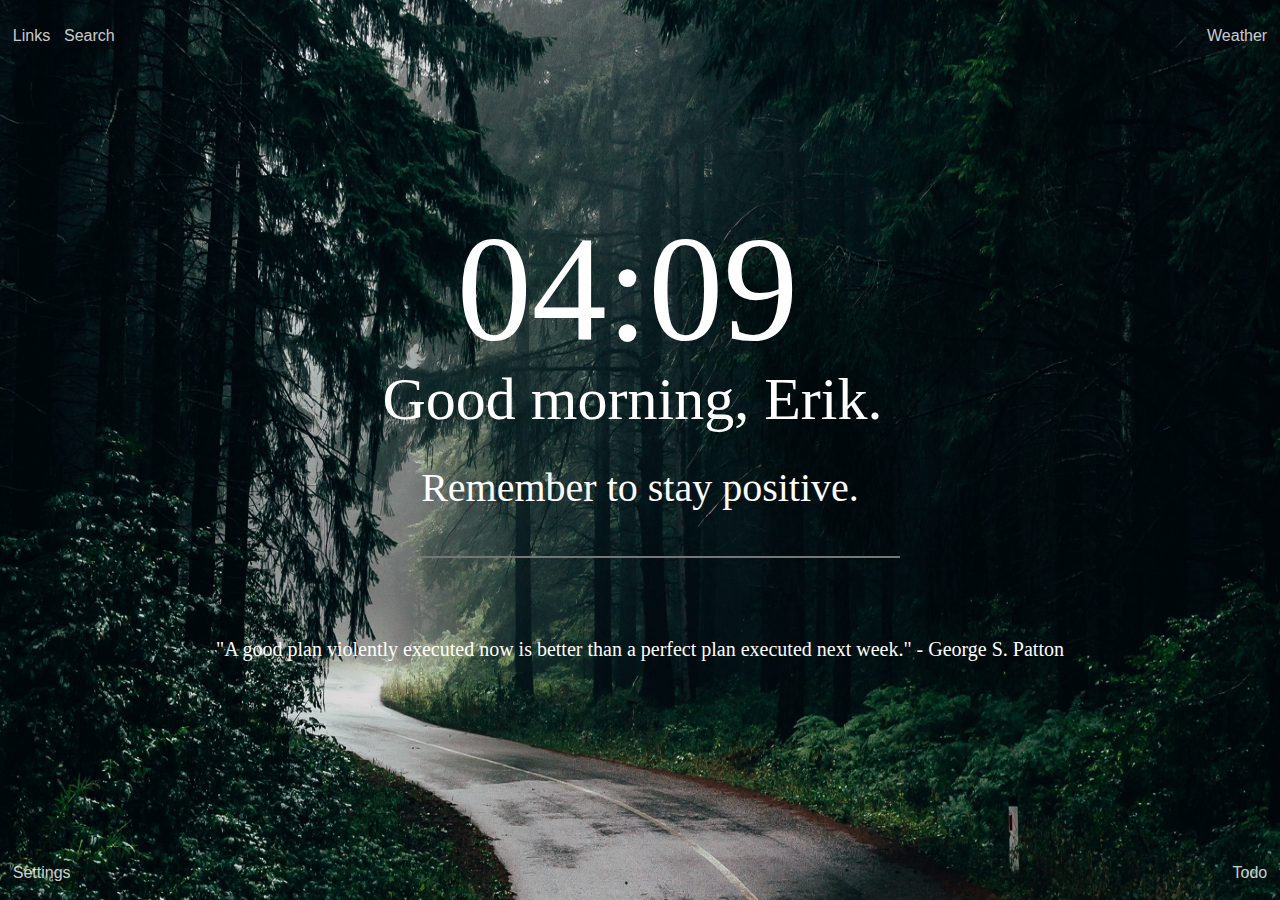
<file: Version 0.1/index.html>
<!DOCTYPE html>
<html lang="en">

<head>
    <meta charset="UTF-8">
    <meta name="viewport" content="width=device-width, initial-scale=1.0">
    <meta http-equiv="X-UA-Compatible" content="ie=edge">
    <link rel="stylesheet" href="css/styles.css">
    <link rel="stylesheet" href="https://use.fontawesome.com/releases/v5.7.2/css/all.css" integrity="sha384-fnmOCqbTlWIlj8LyTjo7mOUStjsKC4pOpQbqyi7RrhN7udi9RwhKkMHpvLbHG9Sr"
        crossorigin="anonymous">
    <link rel="stylesheet" href="https://fonts.googleapis.com/css?family=Courgette%7CPoppins"
        type="text/css" media="all">
    <title>Project</title>
</head>

<body>
	<header>
			<div class="menu">
				<ul>
					<li><a href="#" id="Links">Links</a></li>
					<li><a href="#" id="Search">Search</a></li>
					<li><a href="#" id="Weather">Weather</a></li>
					<li><a href="#" id="Setttings">Settings</a></li>
					<li><a href="#" id="Todo">Todo</a></li>
				</ul>
			</div>
			<div class="text">
				<h1 id="timeOfDay">""</h1>
				<h2 id="GreetUser">""</h2>
				<h3 id="GoalofToday">""</h3>
				<input type="text" id="task" />
				<h6 id="randomQuote">""</h6>
			</div>
		</header>
		<script src="app.js"></script>
</body>	
</html>
</file>
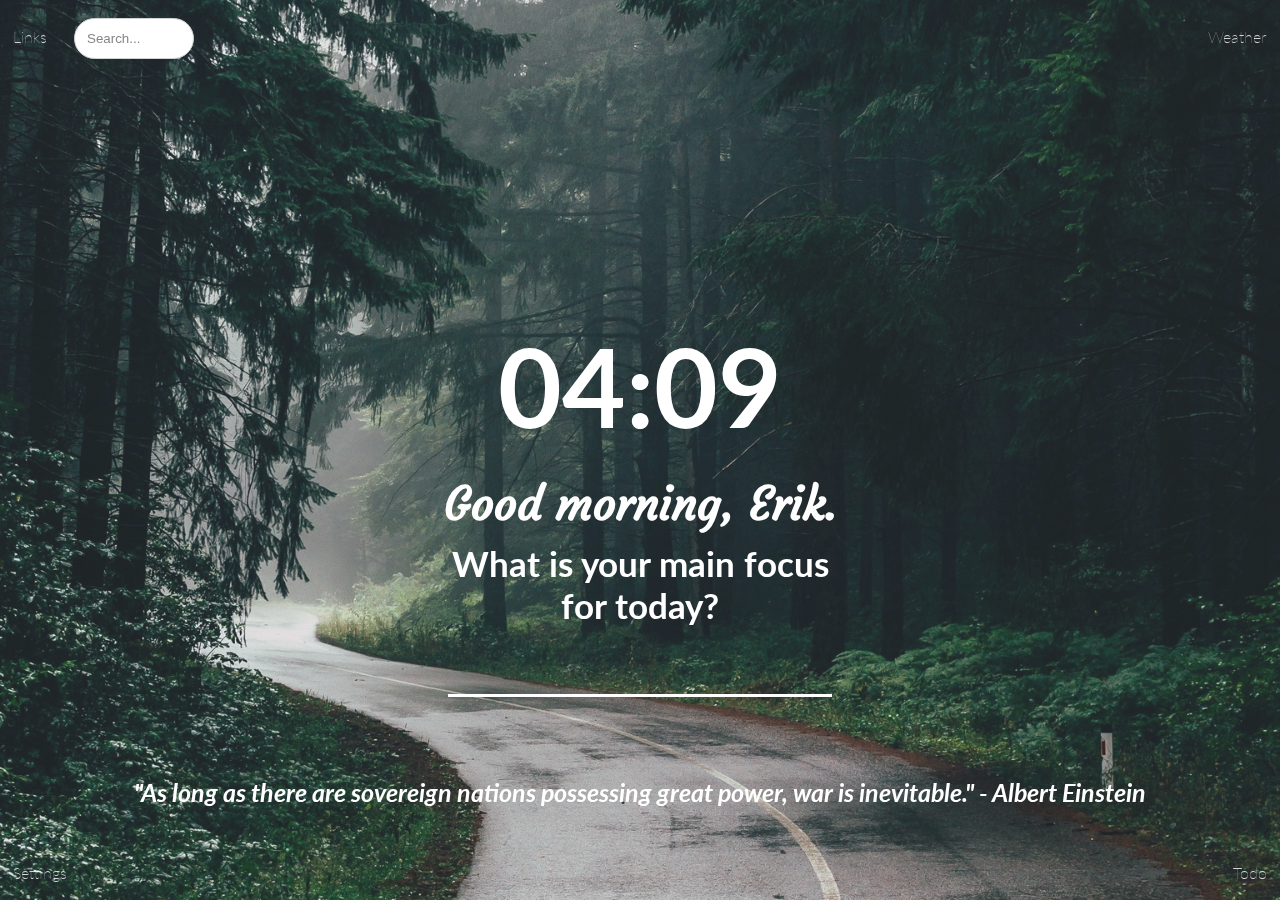
<file: Version 0.2/index.html>
<!DOCTYPE html>
<html lang="en">

<head>
	<meta charset="UTF-8">
	<meta name="viewport" content="width=device-width, initial-scale=1.0">
	<meta http-equiv="X-UA-Compatible" content="ie=edge">
	<link rel="stylesheet" href="css/styles.css">
	<link rel="stylesheet" href="https://use.fontawesome.com/releases/v5.7.2/css/all.css" integrity="sha384-fnmOCqbTlWIlj8LyTjo7mOUStjsKC4pOpQbqyi7RrhN7udi9RwhKkMHpvLbHG9Sr"
	 crossorigin="anonymous">
	<link rel="stylesheet" href="https://fonts.googleapis.com/css?family=Courgette%7CPoppins%7CLato" type="text/css" media="all">
	<title>Project</title>
</head>

<body>

	<div id="wrapper">
		<nav>
			<div class="menu">
				<ul class="nav__ul">
					<li><a class="nav__a__top-left" href="#" id="Links">Links</a></li>
					<li>
						<form action="https://www.google.com/search" method="get" target="_blank">
							<a class="nav__a__top-left" href="#" id="Search">
								<i class="fas fa-search">
									<input autocomplete="on" name="q" placeholder="Search..." type="search"></i></a>
						</form>
					</li>
					<li><a class="nav__a__top-right" href="#" id="Weather">Weather</a></li>
					<li><a href="#" id="Setttings">Settings</a></li>
					<li><a href="#" id="Todo">Todo</a></li>
				</ul>
			</div>
		</nav>

		<header>
			<!-- Time of Day -->
			<div id="timecontainer">
				<h1 id="timeOfDay"></h1>
			</div>
			<!-- Greet and Goal -->
			<div id="greetcontainer">
				<h2 id="GreetUser"></h2>
				<div id="container__goaltext">
					<h2 id="GoalofToday">What is your main focus for today?</h2>
					<input id="goal__input" type="text" tabindex="1" placeholder="" required="" autofocus>
				</div>
			</div>
			<!-- Random Quote -->
			<div id="randomQuoteContainer">
				<h3 id="randomQuote"></h3>
			</div>

		</header>
	</div>

	<script src="app.js"></script>
</body>

</html>
</file>
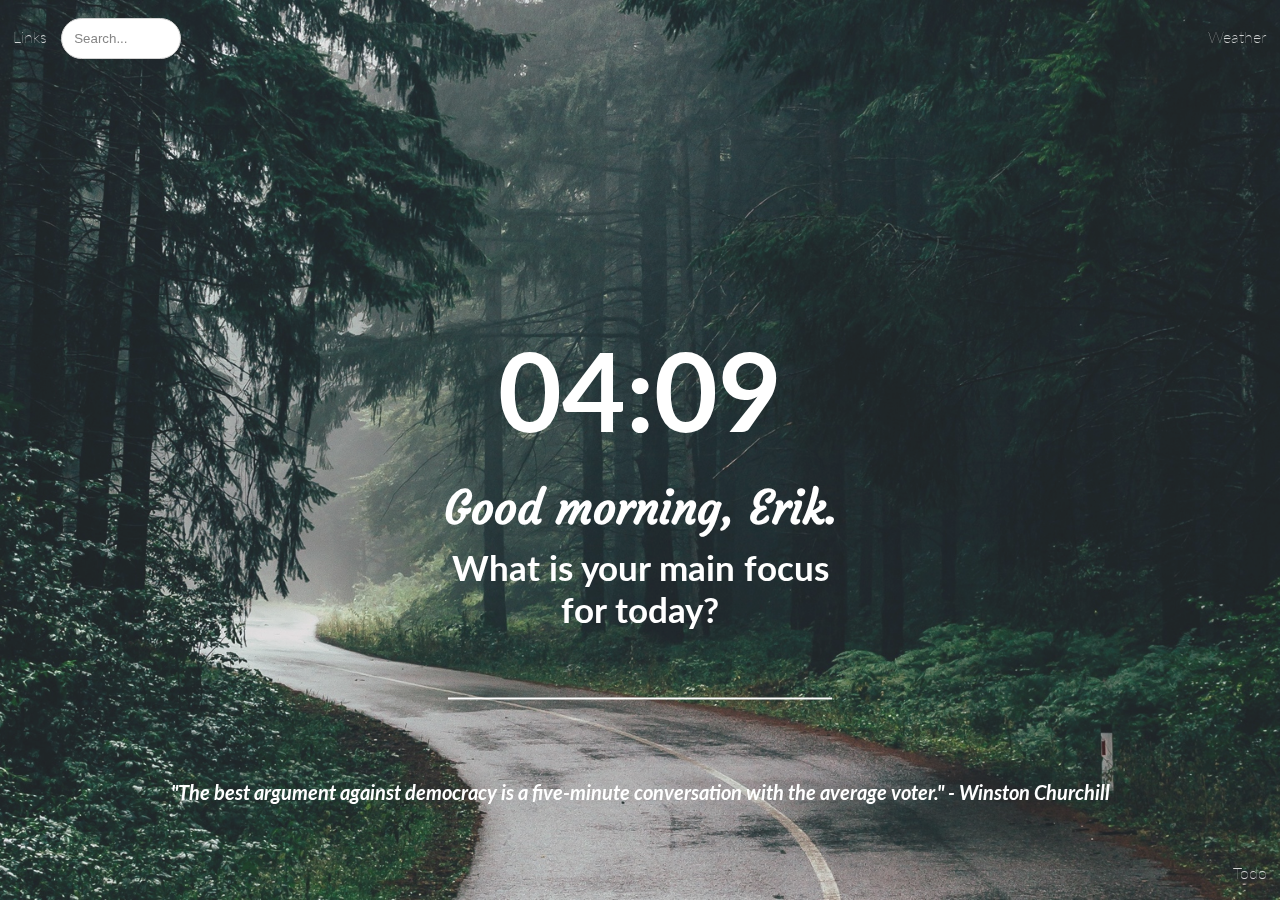
<file: Version 0.3.2/index.html>
<!DOCTYPE html>
<html lang="en">

<head>
	<meta charset="UTF-8">
	<meta name="viewport" content="width=device-width, initial-scale=1.0">
	<meta http-equiv="X-UA-Compatible" content="ie=edge">
	<link rel="stylesheet" href="css/styles.css">
	<link rel="stylesheet" href="https://use.fontawesome.com/releases/v5.7.2/css/all.css" integrity="sha384-fnmOCqbTlWIlj8LyTjo7mOUStjsKC4pOpQbqyi7RrhN7udi9RwhKkMHpvLbHG9Sr"
	 crossorigin="anonymous">
	<link rel="stylesheet" href="https://fonts.googleapis.com/css?family=Courgette%7CPoppins%7CLato" type="text/css" media="all">
	<title>Project</title>
</head>

<body>

	<div id="wrapper">
		<nav>
			<div class="menu">
				<ul class="nav__ul">
					<li>
						<a class="nav__a__top-left" href="#" id="Links">Links</a>
					</li>
					<li>
						<form action="https://www.google.com/search" method="get" target="_blank">
							<a class="nav__a__top-left" href="#" id="Search">
								<i class="fas fa-search">
									<input autocomplete="off" name="q" placeholder="Search..." type="search"></i></a>
						</form>
					</li>
					<li><a class="nav__a__top-right" href="#" id="Weather">Weather</a></li>
					<li>
						<a href="#" id="Setttings"><i class="fas fa-cog"></i></a>
					</li>
					<li>
						<a href="#modal" id="Todo">Todo</a>
					</li>
				</ul>
			</div>
		</nav>

		<div id="modal">
			<div id="modal__content">
				<a href="#" class="utility__times"><i class="fas fa-times"></i></a>
				<div id="modal__content__todos">
					<input id="search-text" type="text" tabindex="2" placeholder="Filter todos..." autofocus>
					<div id="todo__container">
					<div id="todos"></div>
				</div>
				</div>
			</div>
		</div>

		<header>
			<!-- Time of Day -->
			<div id="timecontainer">
				<h1 id="timeOfDay"></h1>
			</div>
			<!-- Greet and Goal -->
			<div id="greetcontainer">
				<h2 id="GreetUser"></h2>
				<div id="container__goaltext">
					<h2 id="GoalofToday">What is your main focus for today?</h2>

					<form id="new-todo" autocomplete="off">
						<input id="goal__input" type="text" tabindex="1" placeholder="" required="" name="text" autofocus>
					</form>

				</div>
			</div>
			<!-- Random Quote -->
			<div id="randomQuoteContainer">
				<h3 id="randomQuote"></h3>
			</div>

		</header>
	</div>

	<!-- Taken from a JavaScript Udemy Course, should modify and make it better (There is no CSS, etc.) -->
	<script src="todo-functions.js"></script>
	<script src="todo-app.js"></script>
	<!-- Taken from a JavaScript Udemy Course, should modify and make it better (There is no CSS, etc.) -->
	<script src="app.js"></script>
</body>

</html>
</file>
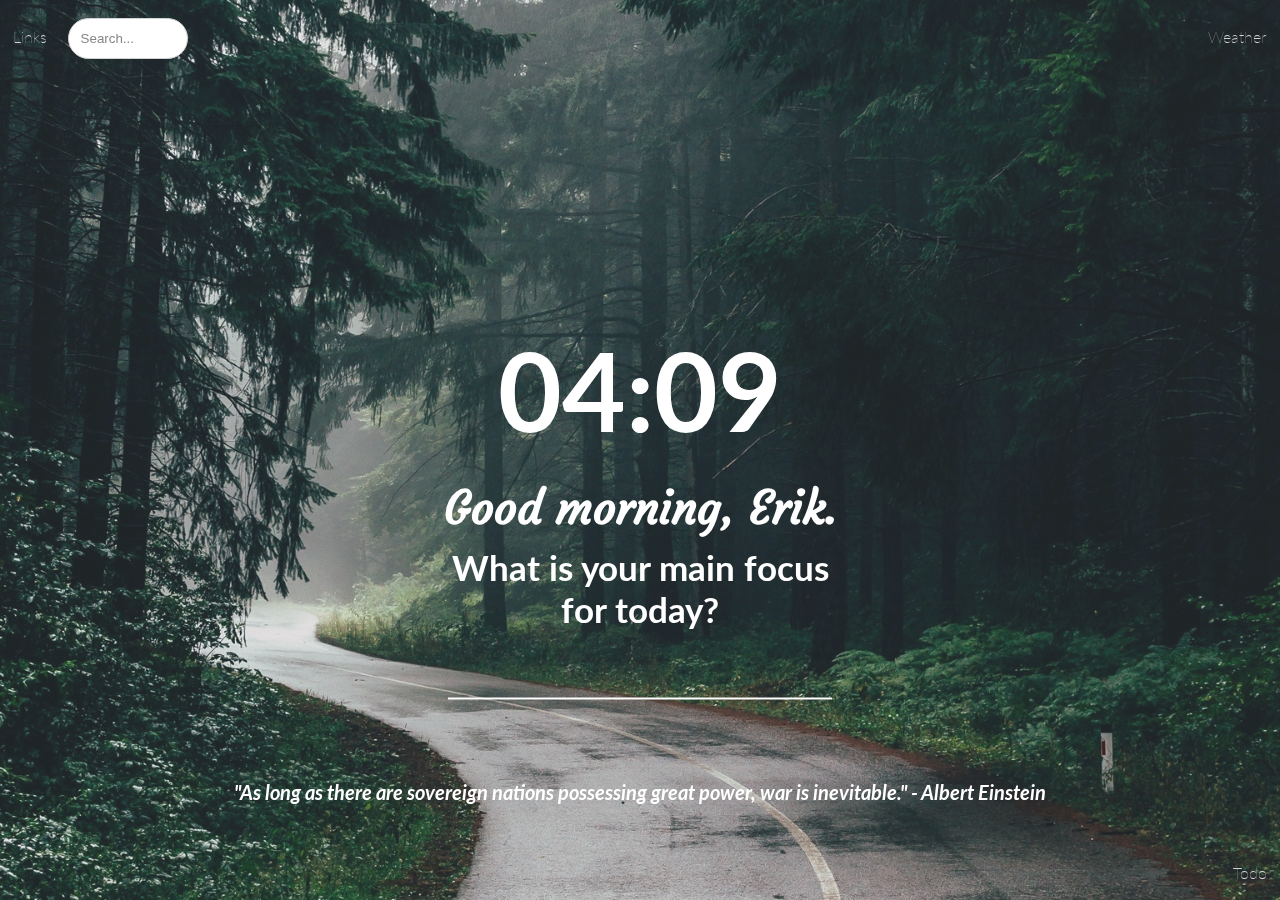
<file: Version 0.3.3/index.html>
<!DOCTYPE html>
<html lang="en">

<head>
	<meta charset="UTF-8">
	<meta name="viewport" content="width=device-width, initial-scale=1.0">
	<meta http-equiv="X-UA-Compatible" content="ie=edge">
	<link rel="stylesheet" href="css/styles.css">
	<link rel="stylesheet" href="https://use.fontawesome.com/releases/v5.7.2/css/all.css" integrity="sha384-fnmOCqbTlWIlj8LyTjo7mOUStjsKC4pOpQbqyi7RrhN7udi9RwhKkMHpvLbHG9Sr"
	 crossorigin="anonymous">
	<link rel="stylesheet" href="https://fonts.googleapis.com/css?family=Courgette%7CPoppins%7CLato" type="text/css" media="all">
	<title>Project</title>
</head>

<body>

	<div id="wrapper">
		<nav>
			<div class="menu">
				<ul class="nav__ul">
					<li>
						<a class="nav__a__top-left" href="#" id="Links">Links</a>
					</li>
					<li>
						<form action="https://www.google.com/search" method="get" target="_blank">
							<a class="nav__a__top-left" href="#" id="Search">
								<i class="fas fa-search">
									<input autocomplete="off" name="q" placeholder="Search..." type="search"></i></a>
						</form>
					</li>
					<li><a class="nav__a__top-right" href="#" id="Weather">Weather</a></li>
					<li>
						<a href="#" id="Setttings"><i class="fas fa-cog"></i></a>
					</li>
					<li>
						<a href="#modal" id="Todo">Todo</a>
					</li>
				</ul>
			</div>
		</nav>

		<div id="modal">
			<div id="modal__content">
				<a href="#" class="utility__times"><i class="fas fa-times"></i></a>
				<div id="modal__content__todos">
					<div id="modal__content__todos__input">
					<input id="search-text" type="text" placeholder="Filter todos...">
					<label>
						<input type="checkbox" id="hide-completed"> Hide completed
					</label>
				</div>
					<div id="todo__container">
					<div id="todos"></div>
					<form id="new-todo" autocomplete="off">
							<input id="goal__input__modal" type="text" tabindex="1" placeholder="New todo..." required="" name="text" autofocus>
						</form>
				</div>
				</div>
			</div>
		</div>

		<header>
			<!-- Time of Day -->
			<div id="timecontainer">
				<h1 id="timeOfDay"></h1>
			</div>
			<!-- Greet and Goal -->
			<div id="greetcontainer">
				<h2 id="GreetUser"></h2>
				<div id="container__goaltext">
					<h2 id="GoalofToday">What is your main focus for today?</h2>

					<form id="new-todo" autocomplete="off">
						<input id="goal__input" type="text" tabindex="1" placeholder="" required="" name="text" autofocus>
					</form>

				</div>
			</div>
			<!-- Random Quote -->
			<div id="randomQuoteContainer">
				<h3 id="randomQuote"></h3>
			</div>

		</header>
	</div>

	<!-- Taken from a JavaScript Udemy Course, should modify and make it better (There is no CSS, etc.) -->
	<script src="todo-functions.js"></script>
	<script src="todo-app.js"></script>
	<!-- Taken from a JavaScript Udemy Course, should modify and make it better (There is no CSS, etc.) -->
	<script src="app.js"></script>
</body>

</html>
</file>
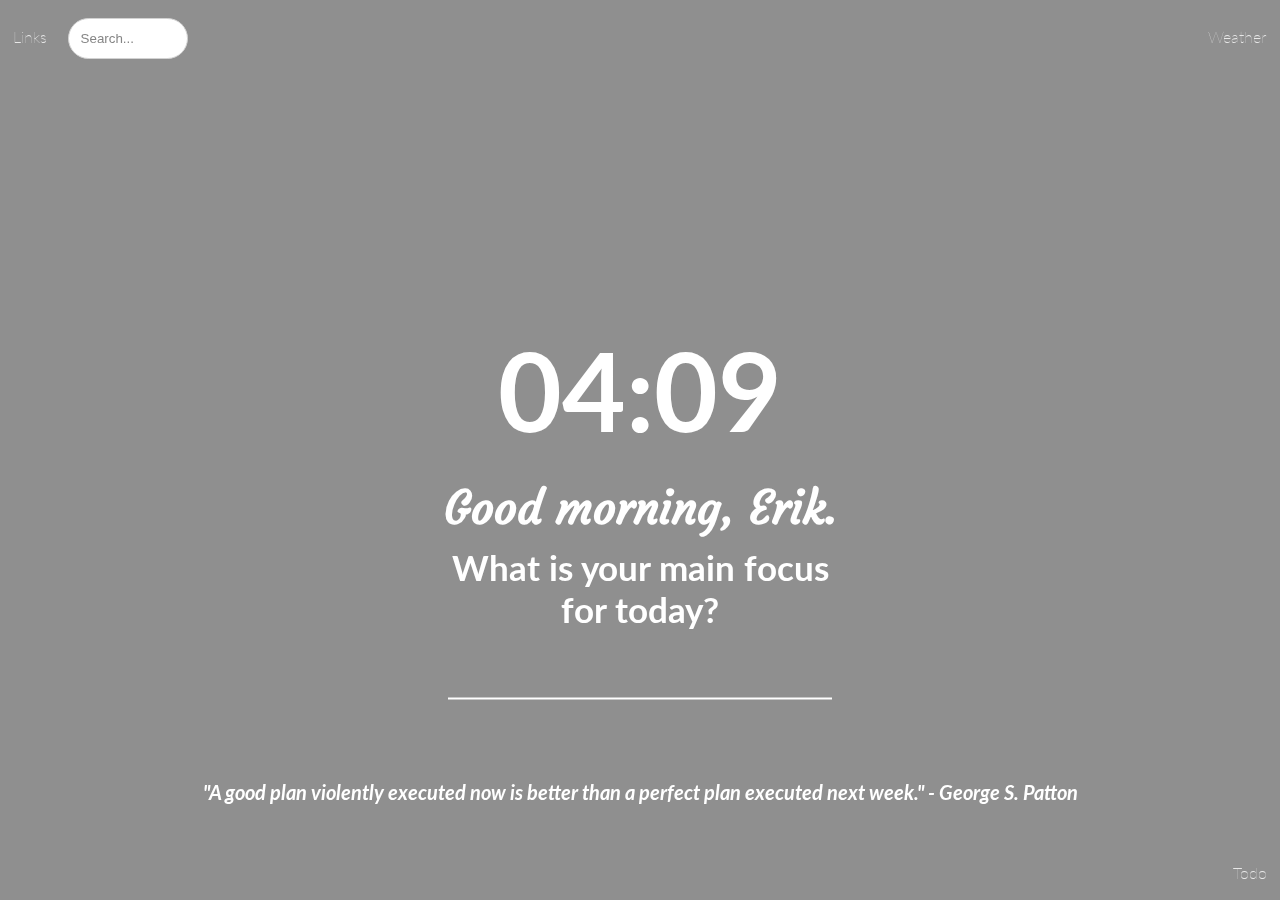
<file: Version 0.3.4/index.html>
<!DOCTYPE html>
<html lang="en">

<head>
	<meta charset="UTF-8">
	<meta name="viewport" content="width=device-width, initial-scale=1.0">
	<meta http-equiv="X-UA-Compatible" content="ie=edge">
	<link rel="stylesheet" href="css/styles.css">
	<link rel="stylesheet" href="https://use.fontawesome.com/releases/v5.7.2/css/all.css" integrity="sha384-fnmOCqbTlWIlj8LyTjo7mOUStjsKC4pOpQbqyi7RrhN7udi9RwhKkMHpvLbHG9Sr"
	 crossorigin="anonymous">
	<link rel="stylesheet" href="https://fonts.googleapis.com/css?family=Courgette%7CPoppins%7CLato" type="text/css" media="all">
	<title>Project</title>
</head>

<body>

	<div id="wrapper">
		<nav>
			<div class="menu">
				<ul>
					<li>
						<a href="#" id="Links">Links</a>
					</li>
					<li>
						<form action="https://www.google.com/search" method="get" target="_blank">
							<a href="#" id="Search">
								<i class="fas fa-search">
									<input id="google-search" autocomplete="off" name="q" placeholder="Search..." type="search"></i></a>
						</form>
					</li>
					<li><a href="#" id="Weather">Weather</a></li>
					<li>
						<a href="#" id="Setttings"><i class="fas fa-cog"></i></a>
					</li>
					<li>
						<a href="#modal" id="Todo">Todo</a>
					</li>
				</ul>
			</div>
		</nav>

		<div id="modal">
			<div id="modal__content">
				<div id="modal__container__upper">
					<a href="#" class="utility__times"><i class="fas fa-times"></i></a>
					<div id="modal__content__todos">
						<div id="modal__content__todos__input">
							<input id="search-text" type="text" placeholder="Filter todos...">
							<label>
								<input type="checkbox" id="hide-completed"> Hide completed
							</label>
						</div>
					</div>
				</div>

				<div id="todo__container">
					<div id="todos"></div>
					<form id="new-todo-modal" autocomplete="off">
						<input id="goal__input__modal" type="text" placeholder="New todo..." required="" name="text">
					</form>
				</div>
			</div>
		</div>

		<header>
			<!-- Time of Day -->
			<div id="timecontainer">
				<h1 id="timeOfDay"></h1>
			</div>
			<!-- Greet and Goal -->
			<div id="greetcontainer">
				<h2 id="GreetUser"></h2>
				<div id="container__goaltext">
					<h2 id="GoalofToday">What is your main focus for today?</h2>

					<form id="new-todo-frontpage" autocomplete="off">
						<input id="goal__input" type="text" placeholder="" required="" name="text" autofocus>
					</form>
					
				</div>
			</div>
			<!-- Random Quote -->
			<div id="randomQuoteContainer">
				<h3 id="randomQuote"></h3>
			</div>

		</header>
	</div>

	<!-- Taken from a JavaScript Udemy Course, should modify and make it better (There is no CSS, etc.) -->
	<script src="todo-functions.js"></script>
	<script src="todo-app.js"></script>
	<!-- Taken from a JavaScript Udemy Course, should modify and make it better (There is no CSS, etc.) -->
	<script src="app.js"></script>
</body>

</html>
</file>
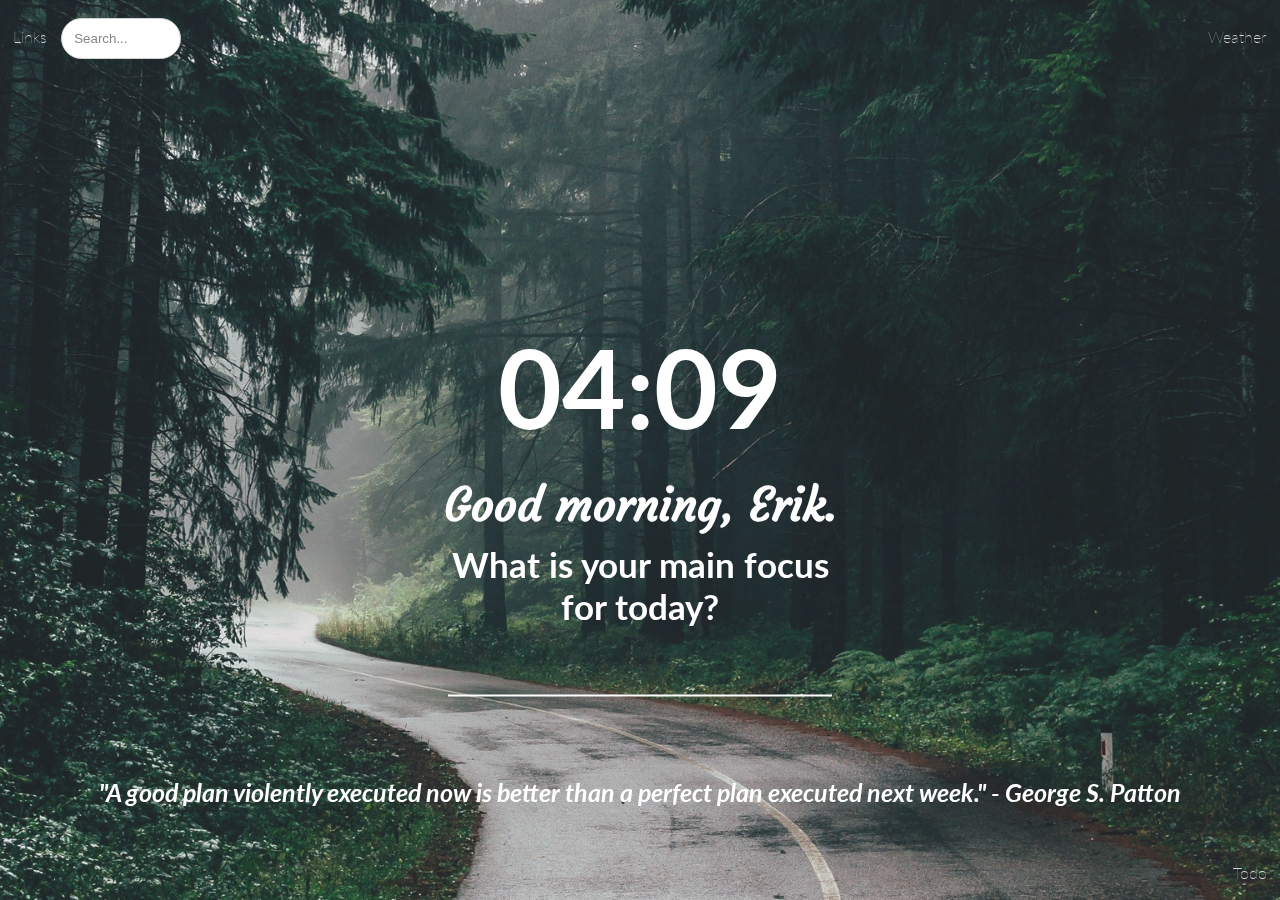
<file: Version 0.3/index.html>
<!DOCTYPE html>
<html lang="en">

<head>
	<meta charset="UTF-8">
	<meta name="viewport" content="width=device-width, initial-scale=1.0">
	<meta http-equiv="X-UA-Compatible" content="ie=edge">
	<link rel="stylesheet" href="css/styles.css">
	<link rel="stylesheet" href="https://use.fontawesome.com/releases/v5.7.2/css/all.css" integrity="sha384-fnmOCqbTlWIlj8LyTjo7mOUStjsKC4pOpQbqyi7RrhN7udi9RwhKkMHpvLbHG9Sr"
	 crossorigin="anonymous">
	<link rel="stylesheet" href="https://fonts.googleapis.com/css?family=Courgette%7CPoppins%7CLato" type="text/css" media="all">
	<title>Project</title>
</head>

<body>

	<div id="wrapper">
		<nav>
			<div class="menu">
				<ul class="nav__ul">
					<li>
						<a class="nav__a__top-left" href="#" id="Links">Links</a>
					</li>
					<li>
						<form action="https://www.google.com/search" method="get" target="_blank">
							<a class="nav__a__top-left" href="#" id="Search">
								<i class="fas fa-search">
									<input autocomplete="off" name="q" placeholder="Search..." type="search"></i></a>
						</form>
					</li>
					<li><a class="nav__a__top-right" href="#" id="Weather">Weather</a></li>
					<li>
						<a href="#" id="Setttings"><i class="fas fa-cog"></i></a>
					</li>
					<li>
						<a href="#modal" id="Todo">Todo</a>
					</li>
				</ul>
			</div>
		</nav>

		<div id="modal">
			<div id="modal__content">
				<a href="#" class="utility__times"><i class="fas fa-times"></i></a>
				<h2 class="utility__center">Todo List</h2>
				<div id="todoTitle"></div>
				<div id="modal__content__todos">
					<input id="search-text" type="text" tabindex="2" placeholder="Filter todos..." autofocus>
					<label>
						<input type="checkbox" id="hide-completed"> Hide completed
					</label>
					<div id="todo__container">
					<div id="todos"></div>
				</div>
				</div>
			</div>
		</div>

		<header>
			<!-- Time of Day -->
			<div id="timecontainer">
				<h1 id="timeOfDay"></h1>
			</div>
			<!-- Greet and Goal -->
			<div id="greetcontainer">
				<h2 id="GreetUser"></h2>
				<div id="container__goaltext">
					<h2 id="GoalofToday">What is your main focus for today?</h2>

					<form id="new-todo" autocomplete="off">
						<input id="goal__input" type="text" tabindex="1" placeholder="" required="" name="text" autofocus>
					</form>

				</div>
			</div>
			<!-- Random Quote -->
			<div id="randomQuoteContainer">
				<h3 id="randomQuote"></h3>
			</div>

		</header>
	</div>

	<!-- Taken from a JavaScript Udemy Course, should modify and make it better (There is no CSS, etc.) -->
	<script src="todo-functions.js"></script>
	<script src="todo-app.js"></script>
	<!-- Taken from a JavaScript Udemy Course, should modify and make it better (There is no CSS, etc.) -->
	<script src="app.js"></script>
</body>

</html>
</file>
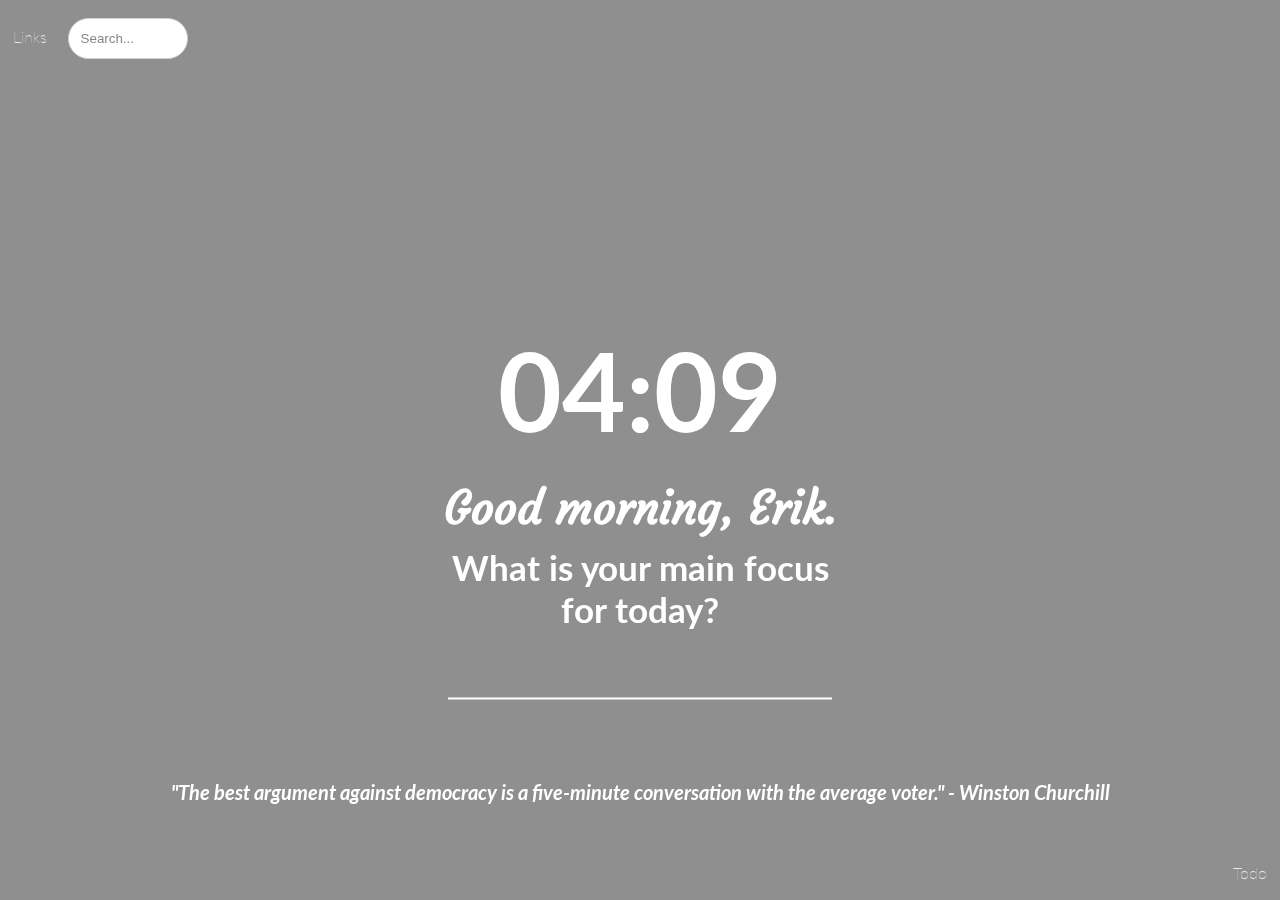
<file: Version 0.4.0/index.html>
<!DOCTYPE html>
<html lang="en">

<head>
	<meta charset="UTF-8">
	<meta name="viewport" content="width=device-width, initial-scale=1.0">
	<meta http-equiv="X-UA-Compatible" content="ie=edge">
	<link rel="stylesheet" href="css/styles.css">
	<link rel="stylesheet" href="https://use.fontawesome.com/releases/v5.7.2/css/all.css" integrity="sha384-fnmOCqbTlWIlj8LyTjo7mOUStjsKC4pOpQbqyi7RrhN7udi9RwhKkMHpvLbHG9Sr"
	 crossorigin="anonymous">
	<link rel="stylesheet" href="https://fonts.googleapis.com/css?family=Courgette%7CPoppins%7CLato" type="text/css" media="all">
	<title>Project</title>
</head>

<body>

	<div id="wrapper">
		<nav>
			<div class="menu">
				<ul>
					<li>
						<a href="#" id="Links">Links</a>
					</li>
					<li>
						<form action="https://www.google.com/search" method="get" target="_blank">
							<a href="#google-search" id="Search"><i class="fas fa-search"></i>
								<input id="google-search" autocomplete="off" name="q" placeholder="Search..." type="search"></a>
						</form>
					</li>
					<li>
						<div id="weather__frontpage__container">
							<a href="#weather__modal__location" id="Weather">
								<canvas id="weather__icon__frontpage" width="64" height="64"></canvas></a>

							<div id="weather__frontpage__temperature__section">
								<h2 id="weather__frontpage__temperature__degrees"></h2>
								<span></span>
							</div>
							
						</div>
					</li>
					<li>
						<a href="#" id="Setttings"><i class="fas fa-cog"></i></a>
					</li>
					<li>
						<a href="#modal" id="Todo">Todo</a>
					</li>
				</ul>
			</div>
		</nav>

		<div id="weather__modal__location">
			<div id="weather__modal__location__content">
				<a href="#" class="utility__times"><i class="fas fa-times"></i></a>
				<h2 id="weather__modal__location__timezone">Please allow location access :)</h2>
				<canvas id="weather__icon__modal" width="128" height="128"></canvas>

				<div id="weather__modal__temperature">
					<div id="weather__modal__temperature__section">
						<h2 id="weather__modal__temperature__degrees"></h2>
						<span></span>
					</div>
					<div id="weather__modal__temperature__description"></div>
					<div id="weather__modal__temperature__description__full"></div>
				</div>
			</div>
		</div>

		<div id="modal">
			<div id="modal__content">
				<div id="modal__container__upper">
					<a href="#" class="utility__times"><i class="fas fa-times"></i></a>
					<div id="modal__content__todos">
						<div id="modal__content__todos__input">
							<input id="search-text" type="text" placeholder="Filter todos...">
							<label>
								<input type="checkbox" id="hide-completed"> Hide completed
							</label>
						</div>
					</div>
				</div>

				<div id="todo__container">
					<div id="todos"></div>
					<form id="new-todo-modal" autocomplete="off">
						<input id="goal__input__modal" type="text" placeholder="New todo..." required="" name="text">
					</form>
				</div>
			</div>
		</div>

		<header>
			<!-- Time of Day -->
			<div id="timecontainer">
				<h1 id="timeOfDay"></h1>
			</div>
			<!-- Greet and Goal -->
			<div id="greetcontainer">
				<h2 id="GreetUser"></h2>
				<div id="container__goaltext">
					<h2 id="GoalofToday">What is your main focus for today?</h2>

					<form id="new-todo-frontpage" autocomplete="off">
						<input id="goal__input" type="text" placeholder="" required="" name="text" autofocus>
					</form>

				</div>
			</div>
			<!-- Random Quote -->
			<div id="randomQuoteContainer">
				<h3 id="randomQuote"></h3>
			</div>

		</header>
	</div>

	<!-- Taken from a JavaScript Udemy Course, should modify and make it better (There is no CSS, etc.) -->
	<script src="todo-functions.js"></script>
	<script src="todo-app.js"></script>
	<!-- Taken from a JavaScript Udemy Course, should modify and make it better (There is no CSS, etc.) -->
	<script src="app.js"></script>
	<script src="skycons.js"></script>
</body>

</html>
</file>
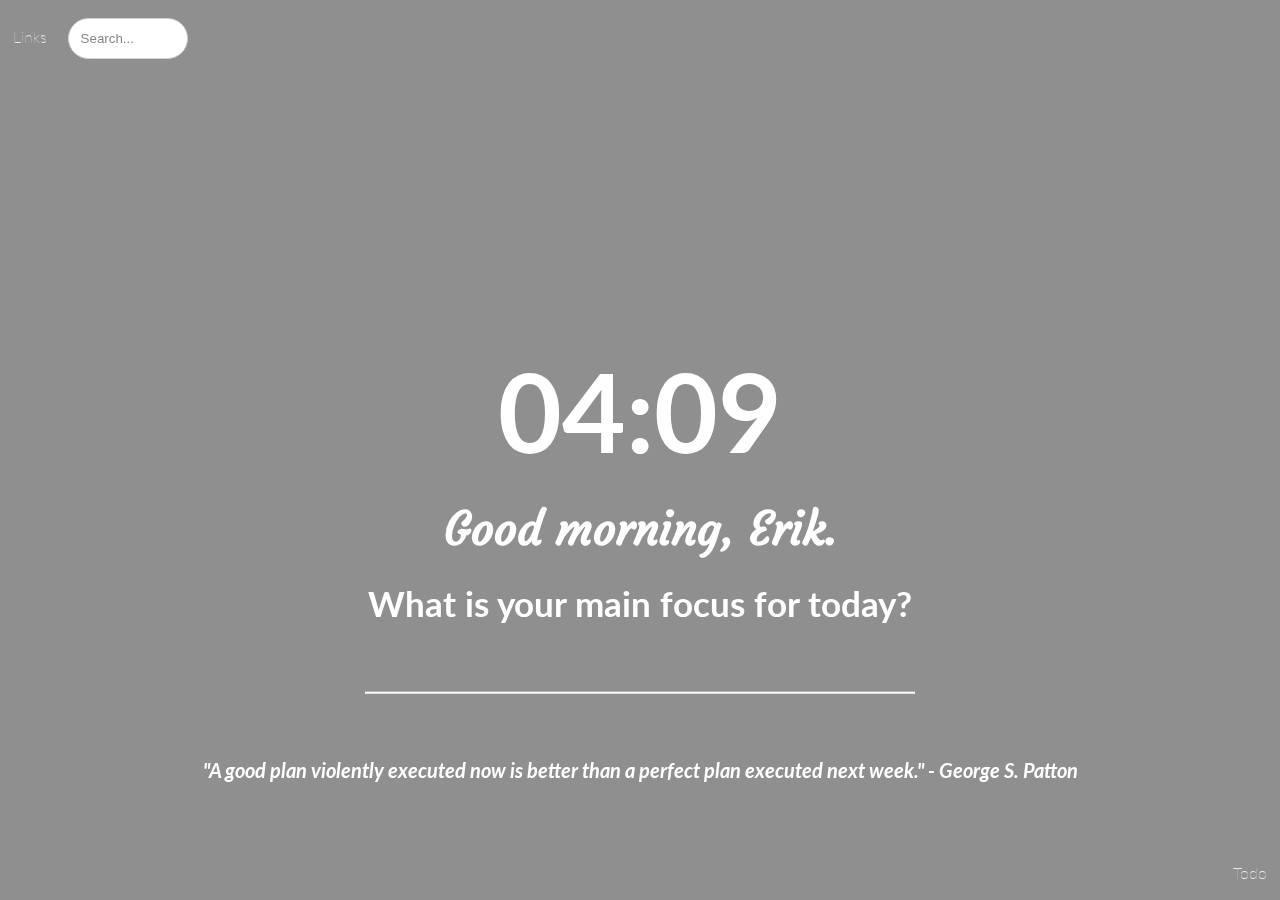
<file: Version 0.4.1/index.html>
<!DOCTYPE html>
<html lang="en">

<head>
	<meta charset="UTF-8">
	<meta name="viewport" content="width=device-width, initial-scale=1.0">
	<meta http-equiv="X-UA-Compatible" content="ie=edge">
	<link rel="stylesheet" href="css/styles.css">
	<link rel="stylesheet" href="https://use.fontawesome.com/releases/v5.7.2/css/all.css" integrity="sha384-fnmOCqbTlWIlj8LyTjo7mOUStjsKC4pOpQbqyi7RrhN7udi9RwhKkMHpvLbHG9Sr"
	 crossorigin="anonymous">
	<link rel="stylesheet" href="https://fonts.googleapis.com/css?family=Courgette%7CPoppins%7CLato" type="text/css" media="all">
	<title>Project</title>
</head>

<body>

	<div id="wrapper">
		<nav>
			<div class="menu">
				<ul>
					<li>
						<a href="#" id="Links">Links</a>
					</li>
					<li>
						<form action="https://www.google.com/search" method="get" target="_blank">
							<a href="#google-search" id="Search"><i class="fas fa-search"></i>
								<input id="google-search" autocomplete="off" name="q" placeholder="Search..." type="search"></a>
						</form>
					</li>
					<li>
						<div id="weather__frontpage__container">
							<a href="#weather__modal__location" id="Weather">
								<canvas id="weather__icon__frontpage" width="64" height="64"></canvas></a>

							<div id="weather__frontpage__temperature__section">
								<h2 id="weather__frontpage__temperature__degrees"></h2>
								<span></span>
							</div>

						</div>
					</li>
					<li>
						<a href="#" id="Setttings"><i class="fas fa-cog"></i></a>
					</li>
					<li>
						<a href="#modal" id="Todo">Todo</a>
					</li>
				</ul>
			</div>
		</nav>

		<div id="weather__modal__location">
			<div id="weather__modal__location__content">
				<a href="#" class="utility__times"><i class="fas fa-times"></i></a>
				<h2 id="weather__modal__location__timezone">Please allow location access :)</h2>
				<canvas id="weather__icon__modal" width="128" height="128"></canvas>

				<div id="weather__modal__temperature">
					<div id="weather__modal__temperature__section">
						<h2 id="weather__modal__temperature__degrees"></h2>
						<span></span>
					</div>
					<div id="weather__modal__temperature__description__container">
						<div id="weather__modal__temperature__description"></div>
						<div id="weather__modal__temperature__description__full"></div>
					</div>
				</div>
			</div>
		</div>

		<div id="modal">
			<div id="modal__content">
				<div id="modal__container__upper">
					<a href="#" class="utility__times"><i class="fas fa-times"></i></a>
					<div id="modal__content__todos">
						<div id="modal__content__todos__input">
							<input id="search-text" type="text" placeholder="Filter todos...">
							<label>
								<input type="checkbox" id="hide-completed"> Hide completed
							</label>
						</div>
					</div>
				</div>

				<div id="todo__container">
					<div id="todos"></div>
					<form id="new-todo-modal" autocomplete="off">
						<input id="goal__input__modal" type="text" placeholder="New todo..." required="" name="text">
					</form>
				</div>
			</div>
		</div>

		<header>
			<!-- Time of Day -->
			<div id="timecontainer">
				<h1 id="timeOfDay"></h1>
			</div>
			<!-- Greet and Goal -->
			<div id="greetcontainer">
				<h2 id="GreetUser"></h2>
				<div id="container__goaltext">
					

					<form id="new-todo-frontpage" autocomplete="off">
							<h2 id="GoalofToday">What is your main focus for today?</h2>
						<input id="goal__input" type="text" placeholder="" required="" name="text" autofocus>
					</form>

				</div>
			</div>
			<!-- Random Quote -->
			<div id="randomQuoteContainer">
				<h3 id="randomQuote"></h3>
			</div>

		</header>
	</div>

	<!-- Taken from a JavaScript Udemy Course, should modify and make it better (There is no CSS, etc.) -->
	<script src="todo-functions.js"></script>
	<script src="todo-app.js"></script>
	<!-- Taken from a JavaScript Udemy Course, should modify and make it better (There is no CSS, etc.) -->
	<script src="app.js"></script>
	<script src="skycons.js"></script>
</body>

</html>
</file>
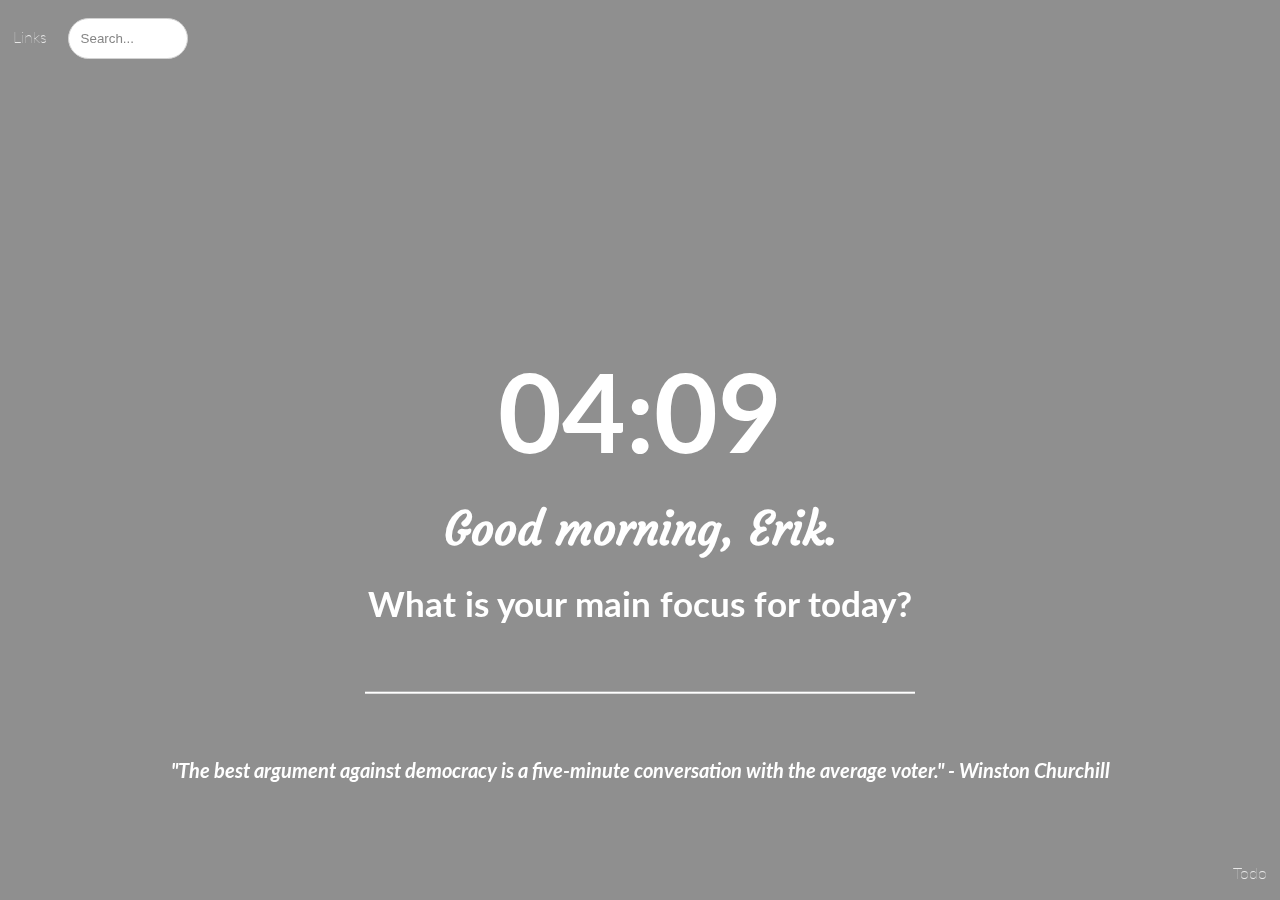
<file: Version 0.5.0/index.html>
<!DOCTYPE html>
<html lang="en">

<head>
	<meta charset="UTF-8">
	<meta name="viewport" content="width=device-width, initial-scale=1.0">
	<meta http-equiv="X-UA-Compatible" content="ie=edge">
	<link rel="stylesheet" href="css/styles.css">
	<link rel="stylesheet" href="https://use.fontawesome.com/releases/v5.7.2/css/all.css" integrity="sha384-fnmOCqbTlWIlj8LyTjo7mOUStjsKC4pOpQbqyi7RrhN7udi9RwhKkMHpvLbHG9Sr"
	 crossorigin="anonymous">
	<link rel="stylesheet" href="https://fonts.googleapis.com/css?family=Courgette%7CPoppins%7CLato" type="text/css" media="all">
	<title>Project</title>
</head>

<body>

	<div id="wrapper">
		<nav>
			<div class="menu">
				<ul>
					<li>
						<a href="#" id="Links">Links</a>
					</li>
					<li>
						<form action="https://www.google.com/search" method="get" target="_blank">
							<a href="#google-search" id="Search"><i class="fas fa-search"></i>
								<input id="google-search" autocomplete="off" name="q" placeholder="Search..." type="search"></a>
						</form>
					</li>
					<li>
						<div id="weather__frontpage__container">
							<a href="#weather__modal__location" id="Weather">
								<canvas id="weather__icon__frontpage" width="64" height="64"></canvas></a>

							<div id="weather__frontpage__temperature__section">
								<h2 id="weather__frontpage__temperature__degrees"></h2>
								<span></span>
							</div>

						</div>
					</li>
					<li>
						<a href="#" id="Setttings"><i class="fas fa-cog"></i></a>
					</li>
					<li>
						<a href="#modal" id="Todo">Todo</a>
					</li>
				</ul>
			</div>
		</nav>

		<div id="weather__modal__location">
			<div id="weather__modal__location__content" class="width-20">
				<a href="#" class="utility__times"><i class="fas fa-times"></i></a>
				<h2 id="weather__modal__location__timezone">Please allow location access :)</h2>
				<canvas id="weather__icon__modal" width="128" height="128"></canvas>

				<div id="weather__modal__temperature">
					<div id="weather__modal__temperature__section">
						<h2 id="weather__modal__temperature__degrees"></h2>
						<span></span>
					</div>
					<div id="weather__modal__temperature__description__container">
						<div id="weather__modal__temperature__description"></div>
						<div id="weather__modal__temperature__description__full"></div>

						<span id="toggleWeeklyWeather"></span>

						<div id="weather__modal__weekly__container">
							<div class="weather__modal__weekly__content">
								<canvas id="weather__icon__modal__monday" width="48" height="48"></canvas>
								<h2 id="weather__icon__modal__monday__title"></h2>
								<div class="weather__icon__modal__degree__container">
									<h3 id="weather__icon__modal__monday__degrees"></h3>
									<span class="weather__modal__temperature__section__span"></span>
								</div>
								<p id="weather__icon__modal__monday__summary"></p>
							</div>

							<div class="weather__modal__weekly__content">
								<canvas id="weather__icon__modal__tuesday" width="48" height="48"></canvas>
								<h2 id="weather__icon__modal__tuesday__title"></h2>
								<div class="weather__icon__modal__degree__container">
									<h3 id="weather__icon__modal__tuesday__degrees"></h3>
									<span class="weather__modal__temperature__section__span"></span>
								</div>
								<p id="weather__icon__modal__tuesday__summary"></p>
							</div>

							<div class="weather__modal__weekly__content">
								<canvas id="weather__icon__modal__wednesday" width="48" height="48"></canvas>
								<h2 id="weather__icon__modal__wednesday__title"></h2>
								<div class="weather__icon__modal__degree__container">
									<h3 id="weather__icon__modal__wednesday__degrees"></h3>
									<span class="weather__modal__temperature__section__span"></span>
								</div>
								<p id="weather__icon__modal__wednesday__summary"></p>
							</div>

							<div class="weather__modal__weekly__content">
								<canvas id="weather__icon__modal__thursday" width="48" height="48"></canvas>
								<h2 id="weather__icon__modal__thursday__title"></h2>
								<div class="weather__icon__modal__degree__container">
									<h3 id="weather__icon__modal__thursday__degrees"></h3>
									<span class="weather__modal__temperature__section__span"></span>
								</div>
								<p id="weather__icon__modal__thursday__summary"></p>
							</div>

							<div class="weather__modal__weekly__content">
								<canvas id="weather__icon__modal__friday" width="48" height="48"></canvas>
								<h2 id="weather__icon__modal__friday__title"></h2>
								<div class="weather__icon__modal__degree__container">
									<h3 id="weather__icon__modal__friday__degrees"></h3>
									<span class="weather__modal__temperature__section__span"></span>
								</div>
								<p id="weather__icon__modal__friday__summary"></p>
							</div>

							<div class="weather__modal__weekly__content">
								<canvas id="weather__icon__modal__saturday" width="48" height="48"></canvas>
								<h2 id="weather__icon__modal__saturday__title"></h2>
								<div class="weather__icon__modal__degree__container">
									<h3 id="weather__icon__modal__saturday__degrees"></h3>
									<span class="weather__modal__temperature__section__span"></span>
								</div>
								<p id="weather__icon__modal__saturday__summary"></p>
							</div>

							<div class="weather__modal__weekly__content">
								<canvas id="weather__icon__modal__sunday" width="48" height="48"></canvas>
								<h2 id="weather__icon__modal__sunday__title"></h2>
								<div class="weather__icon__modal__degree__container">
									<h3 id="weather__icon__modal__sunday__degrees"></h3>
									<span class="weather__modal__temperature__section__span"></span>
								</div>
								<p id="weather__icon__modal__sunday__summary"></p>
							</div>
						</div>

					</div>
				</div>
			</div>
		</div>

		<div id="modal">
			<div id="modal__content">
				<div id="modal__container__upper">
					<a href="#" class="utility__times"><i class="fas fa-times"></i></a>
					<div id="modal__content__todos">
						<div id="modal__content__todos__input">
							<input id="search-text" type="text" placeholder="Filter todos...">
							<label>
								<input type="checkbox" id="hide-completed"> Hide completed
							</label>
						</div>
					</div>
				</div>

				<div id="todo__container">
					<div id="todos"></div>
					<form id="new-todo-modal" autocomplete="off">
						<input id="goal__input__modal" type="text" placeholder="New todo..." required="" name="text">
					</form>
				</div>
			</div>
		</div>

		<header>
			<!-- Time of Day -->
			<div id="timecontainer">
				<h1 id="timeOfDay"></h1>
			</div>
			<!-- Greet and Goal -->
			<div id="greetcontainer">
				<h2 id="GreetUser"></h2>
				<div id="container__goaltext">


					<form id="new-todo-frontpage" autocomplete="off">
						<h2 id="GoalofToday">What is your main focus for today?</h2>
						<input id="goal__input" type="text" placeholder="" required="" name="text" autofocus>
					</form>

				</div>
			</div>
			<!-- Random Quote -->
			<div id="randomQuoteContainer">
				<h3 id="randomQuote"></h3>
			</div>

		</header>
	</div>

	<!-- Taken from a JavaScript Udemy Course, should modify and make it better (There is no CSS, etc.) -->
	<script src="todo-functions.js"></script>
	<script src="todo-app.js"></script>
	<!-- Taken from a JavaScript Udemy Course, should modify and make it better (There is no CSS, etc.) -->
	<script src="app.js"></script>
	<script src="skycons.js"></script>
</body>

</html>
</file>
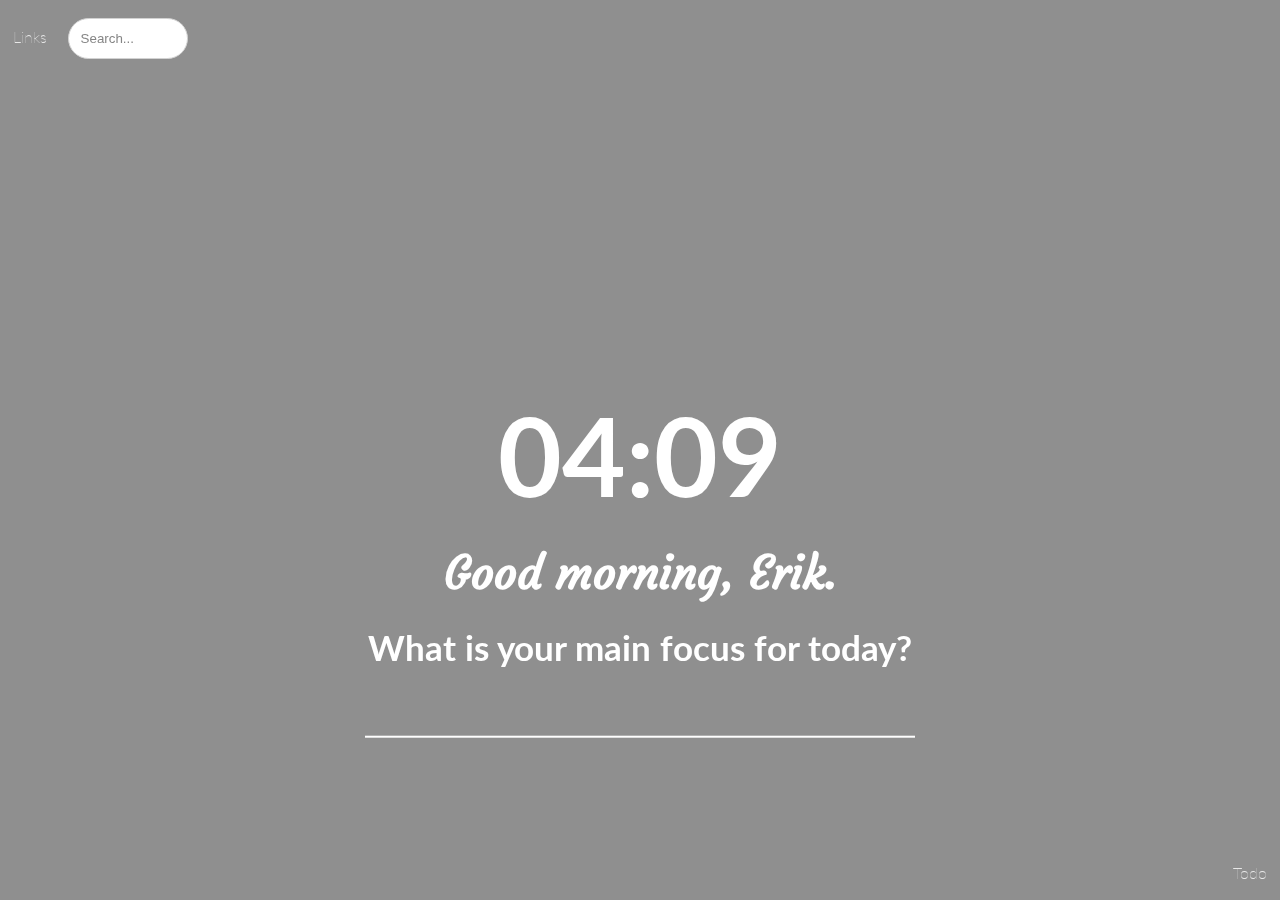
<file: Version 0.5.1/index.html>
<!DOCTYPE html>
<html lang="en">

<head>
	<meta charset="UTF-8">
	<meta name="viewport" content="width=device-width, initial-scale=1.0">
	<meta http-equiv="X-UA-Compatible" content="ie=edge">
	<link rel="stylesheet" href="css/styles.css">
	<link rel="stylesheet" href="https://use.fontawesome.com/releases/v5.7.2/css/all.css" integrity="sha384-fnmOCqbTlWIlj8LyTjo7mOUStjsKC4pOpQbqyi7RrhN7udi9RwhKkMHpvLbHG9Sr"
	 crossorigin="anonymous">
	<link rel="stylesheet" href="https://fonts.googleapis.com/css?family=Courgette%7CPoppins%7CLato" type="text/css" media="all">
	<title>Project</title>
</head>

<body onload=main()>

	<div id="wrapper">
		<nav>
			<div class="menu">
				<ul>
					<li>
						<a href="#" id="Links">Links</a>
					</li>
					<li>
						<form action="https://www.google.com/search" method="get" target="_blank">
							<a href="#google-search" id="Search"><i class="fas fa-search"></i>
								<input id="google-search" autocomplete="off" name="q" placeholder="Search..." type="search"></a>
						</form>
					</li>
					<li>
						<div id="weather__frontpage__container">
							<a href="#weather__modal__location" id="Weather">
								<canvas id="weather__icon__frontpage" width="64" height="64"></canvas></a>

							<div id="weather__frontpage__temperature__section">
								<h2 id="weather__frontpage__temperature__degrees"></h2>
								<span></span>
							</div>

						</div>
					</li>
					<li>
						<a href="#" id="Setttings"><i class="fas fa-cog"></i></a>
						<p id="location"></p>
					</li>
					<li>
						<a href="#modal" id="Todo">Todo</a>
					</li>
				</ul>
			</div>
		</nav>

		<div id="weather__modal__location">
			<div id="weather__modal__location__content" class="width-20">
				<a href="#" class="utility__times"><i class="fas fa-times"></i></a>
				<h2 id="weather__modal__location__timezone">Please allow location access :)</h2>
				<canvas id="weather__icon__modal" width="128" height="128"></canvas>

				<div id="weather__modal__temperature">
					<div id="weather__modal__temperature__section">
						<h2 id="weather__modal__temperature__degrees"></h2>
						<span></span>
					</div>
					<div id="weather__modal__temperature__description__container">
						<div id="weather__modal__temperature__description"></div>
						<div id="weather__modal__temperature__description__full"></div>

						<span id="toggleWeeklyWeather"></span>

						<div id="weather__modal__weekly__container">
							<div class="weather__modal__weekly__content">
								<canvas id="weather__icon__modal__monday" width="48" height="48"></canvas>
								<h2 id="weather__icon__modal__monday__title"></h2>
								<div class="weather__icon__modal__degree__container">
									<h3 id="weather__icon__modal__monday__degrees"></h3>
									<span class="weather__modal__temperature__section__span"></span>
								</div>
								<p id="weather__icon__modal__monday__summary"></p>
							</div>

							<div class="weather__modal__weekly__content">
								<canvas id="weather__icon__modal__tuesday" width="48" height="48"></canvas>
								<h2 id="weather__icon__modal__tuesday__title"></h2>
								<div class="weather__icon__modal__degree__container">
									<h3 id="weather__icon__modal__tuesday__degrees"></h3>
									<span class="weather__modal__temperature__section__span"></span>
								</div>
								<p id="weather__icon__modal__tuesday__summary"></p>
							</div>

							<div class="weather__modal__weekly__content">
								<canvas id="weather__icon__modal__wednesday" width="48" height="48"></canvas>
								<h2 id="weather__icon__modal__wednesday__title"></h2>
								<div class="weather__icon__modal__degree__container">
									<h3 id="weather__icon__modal__wednesday__degrees"></h3>
									<span class="weather__modal__temperature__section__span"></span>
								</div>
								<p id="weather__icon__modal__wednesday__summary"></p>
							</div>

							<div class="weather__modal__weekly__content">
								<canvas id="weather__icon__modal__thursday" width="48" height="48"></canvas>
								<h2 id="weather__icon__modal__thursday__title"></h2>
								<div class="weather__icon__modal__degree__container">
									<h3 id="weather__icon__modal__thursday__degrees"></h3>
									<span class="weather__modal__temperature__section__span"></span>
								</div>
								<p id="weather__icon__modal__thursday__summary"></p>
							</div>

							<div class="weather__modal__weekly__content">
								<canvas id="weather__icon__modal__friday" width="48" height="48"></canvas>
								<h2 id="weather__icon__modal__friday__title"></h2>
								<div class="weather__icon__modal__degree__container">
									<h3 id="weather__icon__modal__friday__degrees"></h3>
									<span class="weather__modal__temperature__section__span"></span>
								</div>
								<p id="weather__icon__modal__friday__summary"></p>
							</div>

							<div class="weather__modal__weekly__content">
								<canvas id="weather__icon__modal__saturday" width="48" height="48"></canvas>
								<h2 id="weather__icon__modal__saturday__title"></h2>
								<div class="weather__icon__modal__degree__container">
									<h3 id="weather__icon__modal__saturday__degrees"></h3>
									<span class="weather__modal__temperature__section__span"></span>
								</div>
								<p id="weather__icon__modal__saturday__summary"></p>
							</div>

							<div class="weather__modal__weekly__content">
								<canvas id="weather__icon__modal__sunday" width="48" height="48"></canvas>
								<h2 id="weather__icon__modal__sunday__title"></h2>
								<div class="weather__icon__modal__degree__container">
									<h3 id="weather__icon__modal__sunday__degrees"></h3>
									<span class="weather__modal__temperature__section__span"></span>
								</div>
								<p id="weather__icon__modal__sunday__summary"></p>
							</div>
						</div>

					</div>
				</div>
			</div>
		</div>

		<div id="modal">
			<div id="modal__content">
				<div id="modal__container__upper">
					<a href="#" class="utility__times"><i class="fas fa-times"></i></a>
					<div id="modal__content__todos">
						<div id="modal__content__todos__input">
							<input id="search-text" type="text" placeholder="Filter todos...">
							<label>
								<input type="checkbox" id="hide-completed"> Hide completed
							</label>
						</div>
					</div>
				</div>

				<div id="todo__container">
					<div id="todos"></div>
					<form id="new-todo-modal" autocomplete="off">
						<input id="goal__input__modal" type="text" placeholder="New todo..." required="" name="text">
					</form>
				</div>
			</div>
		</div>

		<header>
			<!-- Time of Day -->
			<div id="timecontainer">
				<h1 id="timeOfDay"></h1>
			</div>
			<!-- Greet and Goal -->
			<div id="greetcontainer">
				<h2 id="GreetUser"></h2>
				<div id="container__goaltext">


					<form id="new-todo-frontpage" autocomplete="off">
						<h2 id="GoalofToday">What is your main focus for today?</h2>
						<input id="goal__input" type="text" placeholder="" required="" name="text" autofocus>
					</form>

				</div>
			</div>
			<!-- Random Quote -->
			<div id="randomQuoteContainer">
				<h3 id="quote"></h3>
			</div>

		</header>
	</div>

	<!-- Taken from a JavaScript Udemy Course, should modify and make it better (There is no CSS, etc.) -->
	<script src="todo-functions.js"></script>
	<script src="todo-app.js"></script>
	<!-- Taken from a JavaScript Udemy Course, should modify and make it better (There is no CSS, etc.) -->
	<script src="app.js"></script>
	<script src="skycons.js"></script>
</body>

</html>
</file>
<file: Version 0.1/css/styles.css>
*{
	margin: 0;
	padding: 0;
}

header{
	background-image: url("../images/background-image.jpg");
	background-size: 100% 110%;
	width:100%;
	height:100vh;	
}

.text{
	width: 100%;
	padding-top: 160px;
	text-align: center;
	color:#fff;
}

#timeOfDay{
	font-size: 150px;
	font-weight: normal;
	margin:25px 25px -20px 0px;
}

#GreetUser{
	font-size:60px;
	font-family: 'sans-serif';
	font-weight: lighter;
	margin:10px 15px 30px 0px;
}

#GoalofToday{
	font-family: 'sans-serif';
	font-size:40px;
	font-weight: lighter;
	margin-bottom: 5px;
}

#randomQuote{
	font-family: 'sans-serif';
	font-size: 20px;
	font-weight: lighter;
}

input{
	background-color: rgba(0,0,0,0);
	color:#fff;
	margin: 0px;
	padding: 0px;
}

#task{
	text-align: center;
	outline: 0;
	border-top: 0 none;
	border-right: 0 none;
	border-left: 0 none;
	border-bottom: 1px thin #FFF;
	margin-bottom: 80px;
	padding: 0px;
	color:#fff;
	height:40px;
	width: 520px;
	font-size: 30px;
}

ul{
	list-style-type: none;
}

ul li{
	display:inline-block;
}

ul li a{
	font-family: 'Montserrat', sans-serif;
	font-weight: lighter;
	text-decoration: none;
	color:rgba(255,255,255,0.8);
}

ul li a:hover{
	color:#F4BF08;
}

#Weather{
	position: absolute;
	right: 1%; 
	top: 3%;
}
#Links{
	position: absolute;
	left: 1%;
	top: 3%;
}

#Search{
	position: absolute;
	left: 5%;
	top: 3%;
}

#Setttings{
	position: absolute;
	bottom: 2%;
	left: 1%;
}

#Todo{
	position:absolute;
	right: 1%;
	bottom: 2%;
}

/* Media Queries */

@media only screen and (max-width: 75em) {
  html {
    font-size: 56.25%;
  }
}

@media only screen and (max-width: 56.25em) {
  html {
    font-size: 50%;
  }
}
</file>
<file: Version 0.2/css/styles.css>
* {
	box-sizing: border-box;
	padding: 0;
	margin: 0
}

html {
	font-size: 62.5%
}

body {
	font-family: 'Lato', sans-serif;
	font-size: 1.6rem;
	word-wrap: break-word
}

header {
	user-select: none;
	top: 62.5%;
	left: 50%;
	transform: translate(-50%, -50%);
	position: relative;
	margin: auto;
	text-align: center
}

a {
	z-index: 10;
}

ul {
	list-style-type: none;
}

ul li a {
	font-family: 'Lato', sans-serif;
	font-weight: lighter;
	text-decoration: none;
	color: rgba(255, 255, 255, 0.8);
}

ul li a:hover {
	color: #F4BF08;
}

#wrapper {
	height: 100vh;
	width: 100%;
	background-image: url("../images/background-image.jpg");
	background-position: center;
	background-repeat: no-repeat;
	background-size: cover;
	opacity: 0.88
}

/* Widgets */

#Weather {
	position: absolute;
	right: 1%;
	top: 3%;
}

#Links {
	position: absolute;
	left: 1%;
	top: 3%;
}

#Search {
	position: absolute;
	left: 5%;
	top: 2%;
}

#Setttings {
	position: absolute;
	bottom: 2%;
	left: 1%;
}

#Todo {
	position: absolute;
	right: 1%;
	bottom: 2%;
}

/* Time of Day */

#timecontainer {}

#timeOfDay {
	color: #fff;
	margin-bottom: 2.5rem;
	font-size: 11rem
}

/* Greet and Goal */

#greetcontainer {}

#GreetUser {
	font-family: 'Courgette', cursive;
	color: #fff;
	font-size: 4.5rem
}

#container__goaltext {
	width: 30%;
	margin: auto;
}

#GoalofToday {
	color: #fff;
	font-size: 3.5rem;
	margin-top: 1rem
}

/* Random Quote */

#randomQuoteContainer {}

#randomQuote {
	color: #fff;
	margin-top: 8rem;
	font-family: inherit;
	font-size: 2.5rem;
	font-style: italic
}

/* Input */

input {
	outline: none;
}

#goal__input {
	width: 100%;
	padding-top: 4px;
	display: block;
	background: 0;
	border: 0;
	border-bottom: 3px solid #fff;
	color: #fff;
	font-weight: 500;
	font-size: 200%;
	margin: auto;
	line-height: 200%;
	text-align: center;
}

input[type=search] {
	border: solid 1px #ccc;
	padding: 1.2rem;
	width: 12rem;
	margin-left: 1rem;
	border-radius: 10em;
	transition: all .5s;
}

input[type=search]:focus {
	width: 20rem;
	background-color: #fff;
}

/* Media Queries */

@media only screen and (max-width: 75em) {
	html {
		font-size: 56.25%;
	}
}

@media only screen and (max-width: 56.25em) {
	html {
		font-size: 50%;
	}
}
</file>
<file: Version 0.3.2/css/styles.css>
* {
	box-sizing: border-box;
	padding: 0;
	margin: 0
}

html {
	font-size: 62.5%
}

body {
	font-family: 'Lato', sans-serif;
	font-size: 1.6rem;
	word-wrap: break-word
}

header {
	user-select: none;
	top: 62.5%;
	left: 50%;
	transform: translate(-50%, -50%);
	position: relative;
	margin: auto;
	text-align: center
}

ul {
	list-style-type: none;
}

ul li a {
	font-family: 'Lato', sans-serif;
	font-weight: lighter;
	text-decoration: none;
	color: rgba(255, 255, 255, 0.8);
}

ul li a:hover {
	color: #F4BF08;
}

#wrapper {
	height: 100vh;
	width: 100%;
	background-image: url("../images/background-image.jpg");
	background-position: center;
	background-repeat: no-repeat;
	background-size: cover;
	opacity: 0.88
}

/* Widgets */

#Weather {
	position: absolute;
	right: 1%;
	top: 3%;
}

#Links {
	position: absolute;
	left: 1%;
	top: 3%;
}

#Search {
	position: absolute;
	left: 4%;
	top: 2%;
}

#Setttings {
	position: absolute;
	bottom: 2%;
	left: 1%;
}

#Todo {
	position: absolute;
	right: 1%;
	bottom: 2%;
}

/* Time of Day */

#timeOfDay {
	color: #fff;
	margin-bottom: 2.5rem;
	font-size: 11rem
}

/* Greet and Goal */

#GreetUser {
	font-family: 'Courgette', cursive;
	color: #fff;
	font-size: 4.5rem
}

#container__goaltext {
	width: 30%;
	margin: auto;
}

#GoalofToday {
	color: #fff;
	font-size: 3.5rem;
	margin-top: 1rem
}

/* Random Quote */

#randomQuote {
	color: #fff;
	margin-top: 8rem;
	font-family: inherit;
	font-size: 2.0rem;
	font-style: italic
}

/* Input */

input {
	outline: none;
}

#goal__input {
	width: 100%;
	padding-top: 4px;
	display: block;
	background: 0;
	border: 0;
	border-bottom: 2px solid #fff;
	color: #fff;
	font-weight: 500;
	font-size: 200%;
	margin: auto;
	line-height: 200%;
	text-align: center;
}

input[type=search] {
	border: solid 1px #ccc;
	padding: 1.2rem;
	width: 12rem;
	margin-left: 1rem;
	border-radius: 10em;
	transition: all .5s;
}

input[type=search]:focus {
	width: 20rem;
	background-color: #fff;
}

/* Modal */

#modal {
	position: fixed;
	top: 0;
	left: 0;
	height: 100vh;
	width: 100%;
	background-color: rgba(22, 22, 22, 0.8);
	z-index: 20;
	opacity: 0;
	visibility: hidden;
	transition: all .3s;
}

#modal__content {
	position: absolute;
	bottom: 8%;
	right: 1%;
	min-width: 200px;
	width: 25%;
	height: 35%;
	padding: 2.5rem;
	padding-left: 0rem;
	border-radius: .4rem;
	background-color: rgba(8, 8, 8, 0.8);
	box-shadow: 0 2rem 4rem rgba(22, 22, 22, 0.2);
	font-size: 1.5rem;
	color:#fff;
	overflow-y: scroll;
	text-align: left;
}

#modal__content::-webkit-scrollbar-track
{
	-webkit-box-shadow: inset 0 0 6px rgba(0,0,0,0.3);
	border-radius: 10px;
	background-color: rgba(8,8,8,0.8);
}

#modal__content::-webkit-scrollbar
{
	width: 12px;
	background-color: rgba(8,8,8,0.8);
}

#modal__content::-webkit-scrollbar-thumb
{
	border-radius: 10px;
	-webkit-box-shadow: inset 0 0 6px rgba(0,0,0,.3);
	background-color: #555;
}

#modal__content__todos {
	text-align: left;
	width: 100%;
	font-size: 1.5rem;
}

#modal:target {
	opacity: 1;
	visibility: visible;
}

/* Todo list */

#todo__container {
	margin: auto;
	width: 80%;
}

.todoDiv__title {
	margin-top:10px;
	margin-bottom: 20px;
}

.todoDiv__checkbox {
	border: 2px solid #333;
	width: 20px;
	height: 20px;
	vertical-align: middle;
}

.todoDiv__span {
	padding-left: 10px;
	padding-right: 10px;
	vertical-align: middle;
}

.todoDiv__removeButton {
	color: #222;
	border: 2px solid #ddd;
	width: 20px;
	height: 20px;
	vertical-align: middle;
}

#search-text {
	display: block;
	margin: auto;
	padding: .8rem;
	border-radius: 4px;
}

.todo__toggled {
	text-decoration: line-through;
	opacity: 0.7;
}

/* Utility Classes */

.utility__center {
	text-align: center;
}

.utility__times,
.utility__times:link,
.utility__times:visited {
	position: absolute;
	top: 2.5rem;
	right: 2.5rem;
	text-decoration: none;
	color: #666;
	transition: all .2s;
}

.utility__times:hover {
	color: #333
}

/* Media Queries */

@media only screen and (max-width: 75em) {
	html {
		font-size: 56.25%;
	}
}

@media only screen and (max-width: 56.25em) {
	html {
		font-size: 50%;
	}
}
</file>
<file: Version 0.3.3/css/styles.css>
* {
	box-sizing: border-box;
	padding: 0;
	margin: 0
}

html {
	font-size: 62.5%
}

body {
	font-family: 'Lato', sans-serif;
	font-size: 1.6rem;
	word-wrap: break-word
}

header {
	user-select: none;
	top: 62.5%;
	left: 50%;
	transform: translate(-50%, -50%);
	position: relative;
	margin: auto;
	text-align: center
}

ul {
	list-style-type: none;
}

ul li a {
	font-family: 'Lato', sans-serif;
	font-weight: lighter;
	text-decoration: none;
	color: rgba(255, 255, 255, 0.8);
}

ul li a:hover,
ul li a:focus {
	color: #F4BF08;
}

#wrapper {
	height: 100vh;
	width: 100%;
	background-image: url("../images/background-image.jpg");
	background-position: center;
	background-repeat: no-repeat;
	background-size: cover;
	opacity: 0.88
}

/* Widgets */

#Weather {
	position: absolute;
	right: 1%;
	top: 3%;
}

#Links {
	position: absolute;
	left: 1%;
	top: 3%;
}

#Search {
	position: absolute;
	left: 4.5%;
	top: 2%;
}

#Search:focus-within {
	color: #F4BF08
}

#Setttings {
	position: absolute;
	bottom: 2%;
	left: 1%;
}

#Todo {
	position: absolute;
	right: 1%;
	bottom: 2%;
}

/* Time of Day */

#timeOfDay {
	color: #fff;
	margin-bottom: 2.5rem;
	font-size: 11rem
}

/* Greet and Goal */

#GreetUser {
	font-family: 'Courgette', cursive;
	color: #fff;
	font-size: 4.5rem
}

#container__goaltext {
	width: 30%;
	margin: auto;
}

#GoalofToday {
	color: #fff;
	font-size: 3.5rem;
	margin-top: 1rem
}

/* Random Quote */

#randomQuote {
	color: #fff;
	margin-top: 8rem;
	font-family: inherit;
	font-size: 2.0rem;
	font-style: italic
}

/* Input */

input {
	outline: none;
}

#goal__input {
	width: 100%;
	padding-top: 4px;
	display: block;
	background: 0;
	border: 0;
	border-bottom: 2px solid #fff;
	color: #fff;
	font-weight: 500;
	font-size: 200%;
	line-height: 200%;
	margin: auto;
	text-align: center;
}

input[type=search] {
	border: solid 1px #ccc;
	padding: 1.2rem;
	width: 12rem;
	margin-left: 1rem;
	border-radius: 10em;
	transition: all .5s;
}

input[type=search]:focus {
	width: 20rem;
	background-color: #fff;
}

/* Modal */

#modal {
	position: fixed;
	top: 0;
	left: 0;
	height: 100vh;
	width: 100%;
	background-color: rgba(22, 22, 22, 0.8);
	z-index: 20;
	opacity: 0;
	visibility: hidden;
	transition: all .3s;
}

#modal__content {
	position: absolute;
	bottom: 8%;
	right: 1%;
	min-width: 200px;
	width: 25%;
	height: 35%;
	padding: 3.5rem 0;
	border-radius: .4rem;
	background-color: rgba(8, 8, 8, 0.8);
	box-shadow: 0 2rem 4rem rgba(22, 22, 22, 0.2);
	font-size: 1.5rem;
	color:#fff;
	overflow-y: scroll;
	text-align: left;
}

#modal__content::-webkit-scrollbar-track {
	-webkit-box-shadow: inset 0 0 6px rgba(0,0,0,0.3);
	box-shadow: inset 0 0 6px rgba(0,0,0,0.3);
	border-radius: 10px;
	background-color: rgba(8,8,8,0.8);
}

#modal__content::-webkit-scrollbar {
	width: 12px;
	background-color: rgba(8,8,8,0.8);
}

#modal__content::-webkit-scrollbar-thumb {
	border-radius: 10px;
	-webkit-box-shadow: inset 0 0 6px rgba(0,0,0,.3);
	box-shadow: inset 0 0 6px rgba(0,0,0,.3);
	background-color: #555;
}

#modal__content__todos {
	width: 100%;
	font-size: 1.5rem;
}

#modal:target {
	opacity: 1;
	visibility: visible;
}

/* Todo list */

#todo__container {
	margin: auto;
	width: 80%;
}

.todoDiv {
	padding-top: 5px;
	padding-bottom: 5px;
}

.todoDiv__title {
	margin-top: 10px;
	margin-bottom: 20px;
	text-align: center;
}

.todoDiv__checkbox {
	border: 2px solid #333;
	width: 20px;
	height: 20px;
	vertical-align: middle;
}

.todoDiv__span {
	padding-left: 10px;
	padding-right: 10px;
	vertical-align: middle;
}

.todoDiv__removeButton {
	font-size: 20px;
	line-height: 0px;
	border-radius: 50%;
	color: #222;
	vertical-align: middle;
	visibility: hidden;
	opacity: 0;
	border: 0;
	background: 0;
	outline: none;
	cursor: pointer;
	transition: all .2s;
	float: right;
	clear: both;
}

.todoDiv__removeButtonIcon {
	border-radius: 50%;
	width: 30px;
	height: 30px;
	padding: 5px;
}

#modal__container__upper {
	/* Unsure about this... */
	
	/*
	position: sticky;
	top: 0;
	*/
}

#modal__content__todos__input {
	text-align: center;
}

#search-text {
	margin: auto;
	display: block;
	padding: .8rem;
	border-radius: 4px;
}

#hide-completed {
	margin-top: 15px;
}

#goal__input__modal {
	width: 100%;
	padding-top: 4px;
	display: block;
	background: 0;
	border: 0;
	color: #fff;
	font-weight: 500;
	font-size: 125%;
	line-height: 125%;
	margin: 10px auto;
	text-align: left;
}

.todoDiv > .todoDiv__removeButton { 
	visibility: visible;
	opacity: 1;
}

.todoDiv__removeButton:hover { 
	background-color: rgb(44, 44, 44);
	color: rgb(223, 223, 223)
}

.todo__toggled {
	text-decoration: line-through;
	opacity: 0.7;
}

/* Utility Classes */

.utility__center {
	text-align: center;
}

.utility__times,
.utility__times:link,
.utility__times:visited {
	position: absolute;
	top: 2.5rem;
	right: 2.5rem;
	text-decoration: none;
	color: #666;
	font-size: 2.8rem;
	transition: all .2s;
}

.utility__times:hover {
	color: #333
}

/* Media Queries */

@media only screen and (max-width: 75em) {
	html {
		font-size: 56.25%;
	}
}

@media only screen and (max-width: 56.25em) {
	html {
		font-size: 50%;
	}
}
</file>
<file: Version 0.3.4/css/styles.css>
* {
	box-sizing: border-box;
	padding: 0;
	margin: 0
}

html {
	font-size: 62.5%
}

body {
	font-family: 'Lato', sans-serif;
	font-size: 1.6rem;
	word-wrap: break-word
}

header {
	position: relative;
	top: 62.5%;
	left: 50%;
	transform: translate(-50%, -50%);
	margin: auto;
	text-align: center;
	user-select: none
}

ul {
	list-style-type: none
}

ul li a {
	font-family: 'Lato', sans-serif;
	font-weight: lighter;
	text-decoration: none;
	color: rgba(255, 255, 255, 0.8)
}

ul li a:hover,
ul li a:focus {
	color: #F4BF08
}

#wrapper {
	height: 100vh;
	width: 100%;
	background-image: linear-gradient(rgba(0, 0, 0, .5),rgba(0, 0, 0, .5)),url('https://source.unsplash.com/1920x1080/?nature');
	background-position: center;
	background-repeat: no-repeat;
	background-size: cover;
	opacity: 0.88
}

/* Widgets */

#Weather {
	position: absolute;
	right: 1%;
	top: 3%
}

#Links {
	position: absolute;
	left: 1%;
	top: 3%
}

#Search {
	position: absolute;
	left: 4.5%;
	top: 2%
}

#Search:focus-within {
	color: #F4BF08
}

#Setttings {
	position: absolute;
	bottom: 2%;
	left: 1%
}

#Todo {
	position: absolute;
	right: 1%;
	bottom: 2%
}

/* Time of Day */

#timeOfDay {
	color: #fff;
	margin-bottom: 2.5rem;
	font-size: 11rem
}

/* Greet and Goal */

#GreetUser {
	font-family: 'Courgette', cursive;
	color: #fff;
	font-size: 4.5rem
}

#container__goaltext {
	width: 30%;
	margin: auto
}

#GoalofToday {
	color: #fff;
	font-size: 3.5rem;
	margin-top: 1rem
}

/* Random Quote */

#randomQuote {
	color: #fff;
	margin-top: 8rem;
	font-family: inherit;
	font-size: 2.0rem;
	font-style: italic
}

/* Input */

input {
	outline: none
}

#goal__input {
	width: 100%;
	padding-top: 4px;
	display: block;
	background: 0;
	border: 0;
	border-bottom: 2px solid #fff;
	color: #fff;
	font-weight: 500;
	font-size: 200%;
	line-height: 200%;
	margin: auto;
	text-align: center
}

input[type=search] {
	border: solid 1px #ccc;
	padding: 1.2rem;
	width: 12rem;
	margin-left: 1rem;
	border-radius: 10em;
	transition: all .5s
}

input[type=search]:focus {
	width: 20rem;
	background-color: #fff
}

/* Modal */

#modal {
	position: fixed;
	top: 0;
	left: 0;
	height: 100vh;
	width: 100%;
	background-color: rgba(22, 22, 22, 0.8);
	z-index: 20;
	opacity: 0;
	visibility: hidden;
	transition: all .3s
}

#modal__content {
	position: absolute;
	bottom: 8%;
	right: 1%;
	min-width: 200px;
	width: 25%;
	height: 35%;
	padding: 3.5rem 0;
	border-radius: .4rem;
	background-color: rgba(8, 8, 8, 0.8);
	box-shadow: 0 2rem 4rem rgba(22, 22, 22, 0.2);
	font-size: 1.5rem;
	color:#fff;
	overflow-y: scroll;
	text-align: left
}

#modal__content::-webkit-scrollbar-track {
	-webkit-box-shadow: inset 0 0 6px rgba(0,0,0,0.3);
	box-shadow: inset 0 0 6px rgba(0,0,0,0.3);
	border-radius: 10px;
	background-color: rgba(8,8,8,0.8)
}

#modal__content::-webkit-scrollbar {
	width: 12px;
	background-color: rgba(8,8,8,0.8)
}

#modal__content::-webkit-scrollbar-thumb {
	border-radius: 10px;
	-webkit-box-shadow: inset 0 0 6px rgba(0,0,0,.3);
	box-shadow: inset 0 0 6px rgba(0,0,0,.3);
	background-color: #555
}

#modal__content__todos {
	width: 100%;
	font-size: 1.5rem
}

#modal:target {
	opacity: 1;
	visibility: visible
}

/* Todo list */

#todo__container {
	margin: auto;
	width: 80%
}

.todoDiv {
	padding-top: 5px;
	padding-bottom: 5px
}

.todoDiv__title {
	margin-top: 10px;
	margin-bottom: 20px;
	text-align: center
}

.todoDiv__checkbox {
	border: 2px solid #333;
	width: 20px;
	height: 20px;
	vertical-align: middle
}

.todoDiv__span {
	padding-left: 10px;
	padding-right: 10px;
	vertical-align: middle
}

.todoDiv__removeButton {
	font-size: 20px;
	line-height: 0px;
	border-radius: 50%;
	color: #222;
	vertical-align: middle;
	visibility: hidden;
	opacity: 0;
	border: 0;
	background: 0;
	outline: none;
	cursor: pointer;
	transition: all .2s;
	float: right;
	clear: both
}

.todoDiv__removeButtonIcon {
	border-radius: 50%;
	width: 30px;
	height: 30px;
	padding: 5px
}

#modal__container__upper {
	/* Unsure about this... */
	
	/*
	position: sticky;
	top: 0
	*/
}

#modal__content__todos__input {
	text-align: center
}

#search-text {
	margin: auto;
	display: block;
	padding: .8rem;
	border-radius: 4px
}

#hide-completed {
	margin-top: 15px
}

#goal__input__modal {
	width: 100%;
	padding-top: 4px;
	display: block;
	background: 0;
	border: 0;
	color: #fff;
	font-weight: 500;
	font-size: 125%;
	line-height: 125%;
	margin: 10px auto;
	text-align: left
}

.todoDiv > .todoDiv__removeButton { 
	visibility: visible;
	opacity: 1
}

.todoDiv__removeButton:hover { 
	background-color: rgb(44, 44, 44);
	color: rgb(223, 223, 223)
}

.todo__toggled {
	text-decoration: line-through;
	opacity: 0.7
}

/* Utility Classes */

.utility__center {
	text-align: center
}

.utility__times,
.utility__times:link,
.utility__times:visited {
	position: absolute;
	top: 2.5rem;
	right: 2.5rem;
	text-decoration: none;
	color: #666;
	font-size: 2.8rem;
	transition: all .2s
}

.utility__times:hover {
	color: #333
}

/* Media Queries */

@media only screen and (max-width: 75em) {
	html {
		font-size: 56.25%
	}
}

@media only screen and (max-width: 56.25em) {
	html {
		font-size: 50%
	}
}
</file>
<file: Version 0.3/css/styles.css>
* {
	box-sizing: border-box;
	padding: 0;
	margin: 0
}

html {
	font-size: 62.5%
}

body {
	font-family: 'Lato', sans-serif;
	font-size: 1.6rem;
	word-wrap: break-word
}

header {
	user-select: none;
	top: 62.5%;
	left: 50%;
	transform: translate(-50%, -50%);
	position: relative;
	margin: auto;
	text-align: center
}

ul {
	list-style-type: none;
}

ul li a {
	font-family: 'Lato', sans-serif;
	font-weight: lighter;
	text-decoration: none;
	color: rgba(255, 255, 255, 0.8);
}

ul li a:hover {
	color: #F4BF08;
}

#wrapper {
	height: 100vh;
	width: 100%;
	background-image: url("../images/background-image.jpg");
	background-position: center;
	background-repeat: no-repeat;
	background-size: cover;
	opacity: 0.88
}

/* Widgets */

#Weather {
	position: absolute;
	right: 1%;
	top: 3%;
}

#Links {
	position: absolute;
	left: 1%;
	top: 3%;
}

#Search {
	position: absolute;
	left: 4%;
	top: 2%;
}

#Setttings {
	position: absolute;
	bottom: 2%;
	left: 1%;
}

#Todo {
	position: absolute;
	right: 1%;
	bottom: 2%;
}

/* Time of Day */

#timeOfDay {
	color: #fff;
	margin-bottom: 2.5rem;
	font-size: 11rem
}

/* Greet and Goal */

#GreetUser {
	font-family: 'Courgette', cursive;
	color: #fff;
	font-size: 4.5rem
}

#container__goaltext {
	width: 30%;
	margin: auto;
}

#GoalofToday {
	color: #fff;
	font-size: 3.5rem;
	margin-top: 1rem
}

/* Random Quote */

#randomQuote {
	color: #fff;
	margin-top: 8rem;
	font-family: inherit;
	font-size: 2.5rem;
	font-style: italic
}

/* Input */

input {
	outline: none;
}

#goal__input {
	width: 100%;
	padding-top: 4px;
	display: block;
	background: 0;
	border: 0;
	border-bottom: 2px solid #fff;
	color: #fff;
	font-weight: 500;
	font-size: 200%;
	margin: auto;
	line-height: 200%;
	text-align: center;
}

input[type=search] {
	border: solid 1px #ccc;
	padding: 1.2rem;
	width: 12rem;
	margin-left: 1rem;
	border-radius: 10em;
	transition: all .5s;
}

input[type=search]:focus {
	width: 20rem;
	background-color: #fff;
}

/* Modal */

#modal {
	position: fixed;
	top: 0;
	left: 0;
	height: 100vh;
	width: 100%;
	background-color: rgba(22, 22, 22, 0.8);
	z-index: 20;
	opacity: 0;
	visibility: hidden;
	transition: all .3s;
}

#modal__content {
	position: absolute;
	top: 50%;
	left: 50%;
	transform: translate(-50%, -50%);
	min-width: 200px;
	width: 35%;
	height: 55%;
	padding: 2.5rem;
	border-radius: .4rem;
	background-color: #fff;
	box-shadow: 0 2rem 4rem rgba(22, 22, 22, 0.2);
	font-size: 2.3rem;
	overflow-y: scroll;
}

#modal__content__todos {
	text-align: center;
	width: 100%;
	font-size: 2rem;
}

#modal:target {
	opacity: 1;
	visibility: visible;
}

/* Todo list */

#todo__container {
	margin: auto;
	width: 80%;
}

#hide-completed {
	margin-top: 10px;
	margin-bottom: 20px;
}

.todoDiv {
	padding: 5px;
}

.todoDiv__title {
	margin-bottom: 20px;
}

.todoDiv__checkbox {
	border: 2px solid #333;
	width: 20px;
	height: 20px;
	vertical-align: middle;
}

.todoDiv__span {
	padding-left: 10px;
	padding-right: 10px;
	vertical-align: middle;
}

.todoDiv__removeButton {
	color: #222;
	border: 2px solid #ddd;
	width: 20px;
	height: 20px;
	vertical-align: middle;
}

#todoTitle {
	margin-top: 75px;
	text-align: center;
}

#search-text {
	display: block;
	margin: auto;
	padding: .8rem;
	border-radius: 4px;
}

.todo__toggled {
	text-decoration: line-through;
	opacity: 0.7;
}

/* Utility Classes */

.utility__center {
	text-align: center
}

.utility__times,
.utility__times:link,
.utility__times:visited {
	position: absolute;
	top: 2.5rem;
	right: 2.5rem;
	text-decoration: none;
	color: #666;
	transition: all .2s;
}

.utility__times:hover {
	color: #333
}

/* Media Queries */

@media only screen and (max-width: 75em) {
	html {
		font-size: 56.25%;
	}
}

@media only screen and (max-width: 56.25em) {
	html {
		font-size: 50%;
	}
}
</file>
<file: Version 0.4.0/css/styles.css>
* {
	box-sizing: border-box;
	padding: 0;
	margin: 0
}

html {
	font-size: 62.5%
}

body {
	font-family: 'Lato', sans-serif;
	font-size: 1.6rem;
	word-wrap: break-word
}

header {
	position: relative;
	top: 62.5%;
	left: 50%;
	transform: translate(-50%, -50%);
	margin: auto;
	text-align: center;
	user-select: none
}

ul {
	list-style-type: none
}

ul li a {
	font-family: 'Lato', sans-serif;
	font-weight: lighter;
	text-decoration: none;
	color: rgba(255, 255, 255, 0.8)
}

ul li a:hover,
ul li a:focus {
	color: #F4BF08
}

#wrapper {
	height: 100vh;
	width: 100%;
	background-image: linear-gradient(rgba(0, 0, 0, .5),rgba(0, 0, 0, .5)),url('https://source.unsplash.com/1920x1080/?nature');
	background-position: center;
	background-repeat: no-repeat;
	background-size: cover;
	opacity: 0.88
}

/* Widgets */

#Weather {

}

#Links {
	position: absolute;
	left: 1%;
	top: 3%
}

#Search {
	position: absolute;
	left: 4.5%;
	top: 2%
}

#Search:focus-within {
	color: #F4BF08
}

#Setttings {
	position: absolute;
	bottom: 2%;
	left: 1%
}

#Todo {
	position: absolute;
	right: 1%;
	bottom: 2%
}

/* Time of Day */

#timeOfDay {
	color: #fff;
	margin-bottom: 2.5rem;
	font-size: 11rem
}

/* Greet and Goal */

#GreetUser {
	font-family: 'Courgette', cursive;
	color: #fff;
	font-size: 4.5rem
}

#container__goaltext {
	width: 30%;
	margin: auto
}

#GoalofToday {
	color: #fff;
	font-size: 3.5rem;
	margin-top: 1rem
}

/* Random Quote */

#randomQuote {
	color: #fff;
	margin-top: 8rem;
	font-family: inherit;
	font-size: 2.0rem;
	font-style: italic
}

/* Input */

input {
	outline: none
}

#goal__input {
	width: 100%;
	padding-top: 4px;
	display: block;
	background: 0;
	border: 0;
	border-bottom: 2px solid #fff;
	color: #fff;
	font-weight: 500;
	font-size: 200%;
	line-height: 200%;
	margin: auto;
	text-align: center
}

input[type=search] {
	border: solid 1px #ccc;
	padding: 1.2rem;
	width: 12rem;
	margin-left: 1rem;
	border-radius: 10em;
	transition: all .5s
}

input[type=search]:focus {
	width: 20rem;
	background-color: #fff
}

/* Weather API Frontpage */

#weather__frontpage__container {
	position: absolute;
	right: 4%;
	top: 3%;
	display: flex;
	flex-direction: row;
	flex: 1 1 auto;
	flex-wrap: wrap;
	justify-content: flex-start;
	color: #fff;
}

#weather__frontpage__temperature__section {
	display: flex;
	flex-direction: row;
	justify-content: center;
	cursor: pointer;
}

/* Weather API Modal */

#weather__modal__location {
	position: fixed;
	top: 0;
	left: 0;
	height: 100vh;
	width: 100%;
	background-color: rgba(22, 22, 22, 0.7);
	z-index: 20;
	opacity: 0;
	color: #fff;
	visibility: hidden;
	transition: all .3s
}

#weather__modal__location__content {
	position: absolute;
	top: 8%;
	right: 1%;
	min-width: 200px;
	width: 25%;
	height: 38%;
	padding: 3.5rem 0;
	border-radius: .4rem;
	background-color: rgba(8, 8, 8, 0.7);
	box-shadow: 0 2rem 4rem rgba(22, 22, 22, 0.2);
	font-size: 1.5rem;
	color:#fff;
	text-align: center
}

#weather__modal__location__timezone {
	margin-bottom: 7.5%;
}

#weather__modal__temperature {
	
}

#weather__modal__temperature__section {
	display: flex;
	flex-direction: row;
	justify-content: center;
	cursor: pointer;
}

#weather__modal__degree__section h2 {
	font-size: 40px;
}

#weather__modal__degree__section span {
	font-size: 30px;
}

#weather__modal__temperature__degrees {
	
}

#weather__modal__temperature__description {
	margin-top: 2.5%;
	margin-bottom: 2.5%;
}

#weather__modal__location:target {
	opacity: 1;
	visibility: visible
}

/* TODO Modal */

#modal {
	position: fixed;
	top: 0;
	left: 0;
	height: 100vh;
	width: 100%;
	background-color: rgba(22, 22, 22, 0.7);
	z-index: 20;
	opacity: 0;
	visibility: hidden;
	transition: all .3s
}

#modal__content {
	position: absolute;
	bottom: 8%;
	right: 1%;
	min-width: 200px;
	width: 25%;
	height: 35%;
	padding: 3.5rem 0;
	border-radius: .4rem;
	background-color: rgba(8, 8, 8, 0.7);
	box-shadow: 0 2rem 4rem rgba(22, 22, 22, 0.2);
	font-size: 1.5rem;
	color:#fff;
	overflow-y: scroll;
	text-align: left
}

#modal__content::-webkit-scrollbar-track,
#location__content::-webkit-scrollbar-track {
	-webkit-box-shadow: inset 0 0 6px rgba(0,0,0,0.3);
	box-shadow: inset 0 0 6px rgba(0,0,0,0.3);
	border-radius: 10px;
	background-color: rgba(8,8,8,0.8)
}

#modal__content::-webkit-scrollbar,
#location__content::-webkit-scrollbar {
	width: 12px;
	background-color: rgba(8,8,8,0.8)
}

#modal__content::-webkit-scrollbar-thumb,
#location__content::-webkit-scrollbar-thumb {
	border-radius: 10px;
	-webkit-box-shadow: inset 0 0 6px rgba(0,0,0,.3);
	box-shadow: inset 0 0 6px rgba(0,0,0,.3);
	background-color: #555
}

#modal__content__todos {
	width: 100%;
	font-size: 1.5rem
}

#modal:target {
	opacity: 1;
	visibility: visible
}

/* Todo list */

#todo__container {
	margin: auto;
	width: 80%
}

.todoDiv {
	padding-top: 5px;
	padding-bottom: 5px
}

.todoDiv__title {
	margin-top: 10px;
	margin-bottom: 20px;
	text-align: center
}

.todoDiv__checkbox {
	border: 2px solid #333;
	width: 20px;
	height: 20px;
	vertical-align: middle
}

.todoDiv__span {
	padding-left: 10px;
	padding-right: 10px;
	vertical-align: middle
}

.todoDiv__removeButton {
	font-size: 20px;
	line-height: 0px;
	border-radius: 50%;
	color: #222;
	vertical-align: middle;
	visibility: hidden;
	opacity: 0;
	border: 0;
	background: 0;
	outline: none;
	cursor: pointer;
	transition: all .2s;
	float: right;
	clear: both
}

.todoDiv__removeButtonIcon {
	border-radius: 50%;
	width: 30px;
	height: 30px;
	padding: 5px
}

#modal__container__upper {
	/* Unsure about this... */
	
	/*
	position: sticky;
	top: 0
	*/
}

#modal__content__todos__input {
	text-align: center
}

#search-text {
	margin: auto;
	display: block;
	padding: .8rem;
	border-radius: 4px
}

#hide-completed {
	margin-top: 15px
}

#goal__input__modal {
	width: 100%;
	padding-top: 4px;
	display: block;
	background: 0;
	border: 0;
	color: #fff;
	font-weight: 500;
	font-size: 125%;
	line-height: 125%;
	margin: 10px auto;
	text-align: left
}

.todoDiv > .todoDiv__removeButton { 
	visibility: visible;
	opacity: 1
}

.todoDiv__removeButton:hover { 
	background-color: rgb(44, 44, 44);
	color: rgb(223, 223, 223)
}

.todo__toggled {
	text-decoration: line-through;
	opacity: 0.7
}

/* Utility Classes */

.utility__center {
	text-align: center
}

.utility__times,
.utility__times:link,
.utility__times:visited {
	position: absolute;
	top: 2.5rem;
	right: 2.5rem;
	text-decoration: none;
	color: #666;
	font-size: 2.8rem;
	transition: all .2s
}

.utility__times:hover {
	color: #333
}

/* Media Queries */

@media only screen and (max-width: 75em) {
	html {
		font-size: 56.25%
	}
}

@media only screen and (max-width: 56.25em) {
	html {
		font-size: 50%
	}
}
</file>
<file: Version 0.4.1/css/styles.css>
* {
	box-sizing: border-box;
	padding: 0;
	margin: 0
}

html {
	font-size: 62.5%
}

body {
	font-family: 'Lato', sans-serif;
	font-size: 1.6rem;
	overflow-y: hidden;
	word-wrap: break-word
}

header {
	position: relative;
	top: 62.5%;
	left: 50%;
	transform: translate(-50%, -50%);
	margin: auto;
	text-align: center;
	user-select: none
}

ul {
	list-style-type: none
}

ul li a {
	font-family: 'Lato', sans-serif;
	font-weight: lighter;
	text-decoration: none;
	color: rgba(255, 255, 255, 0.8)
}

ul li a:hover,
ul li a:focus {
	color: #F4BF08
}

a {
	outline: none
}

#wrapper {
	height: 100vh;
	width: 100%;
	background-image: linear-gradient(rgba(0, 0, 0, .5),rgba(0, 0, 0, .5)),url('https://source.unsplash.com/1920x1080/?nature');
	background-position: center;
	background-repeat: no-repeat;
	background-size: cover;
	opacity: 0.88
}

/* Widgets */

#Weather {

}

#Links {
	position: absolute;
	left: 1%;
	top: 3%
}

#Search {
	position: absolute;
	left: 4.5%;
	top: 2%
}

#Search:focus-within {
	color: #F4BF08
}

#Setttings {
	position: absolute;
	bottom: 2%;
	left: 1%
}

#Todo {
	position: absolute;
	right: 1%;
	bottom: 2%
}

/* Time of Day */

#timeOfDay {
	color: #fff;
	margin-bottom: 2.5rem;
	font-size: 11rem
}

/* Greet and Goal */

#GreetUser {
	font-family: 'Courgette', cursive;
	color: #fff;
	font-size: 4.5rem
}

#container__goaltext {
	margin: auto
}

#GoalofToday {
	color: #fff;
	width: 100%;
	font-size: 3.5rem;
	margin-top: 2%;
}

/* Random Quote */

#randomQuote {
	color: #fff;
	margin-top: 5%;
	font-family: inherit;
	font-size: 2.0rem;
	font-style: italic
}

/* Input */

input {
	outline: none
}

#goal__input {
	width: 550px;
	padding-top: 4px;
	display: block;
	background: 0;
	border: 0;
	border-bottom: 2px solid #fff;
	color: #fff;
	font-weight: 500;
	font-size: 200%;
	line-height: 200%;
	margin: auto;
	text-align: center
}

input[type=search] {
	border: solid 1px #ccc;
	padding: 1.2rem;
	width: 12rem;
	margin-left: 1rem;
	border-radius: 10em;
	transition: all .5s
}

input[type=search]:focus {
	width: 20rem;
	background-color: #fff
}

/* Weather API Frontpage */

#weather__frontpage__container {
	position: absolute;
	right: 4%;
	top: 3%;
	display: flex;
	flex-direction: row;
	flex: 1 1 auto;
	flex-wrap: wrap;
	justify-content: flex-start;
	color: #fff;
	-moz-user-select: none;
}

#weather__frontpage__temperature__section {
	display: flex;
	flex-direction: row;
	justify-content: center;
	cursor: pointer;
}

/* Weather API Modal */

#weather__modal__location {
	position: fixed;
	top: 0;
	left: 0;
	height: 100vh;
	width: 100%;
	background-color: rgba(22, 22, 22, 0.7);
	z-index: 20;
	opacity: 0;
	color: #fff;
	visibility: hidden;
	transition: all .3s
}

#weather__modal__location__content {
	position: absolute;
	top: 10%;
	right: 1%;
	min-width: 200px;
	width: 20%;
	padding: 3.5rem 0;
	border-radius: .4rem;
	background-color: rgba(8, 8, 8, 0.7);
	box-shadow: 0 2rem 4rem rgba(22, 22, 22, 0.2);
	font-size: 1.5rem;
	color:#fff;
	text-align: center
}

#weather__modal__location__timezone {
	margin: 7.5% auto;
	width: 90%;
}

#weather__modal__temperature {
	
}

#weather__modal__temperature__section {
	display: flex;
	flex-direction: row;
	justify-content: center;
	cursor: pointer;
}

#weather__modal__degree__section h2 {
	font-size: 40px;
}

#weather__modal__degree__section span {
	font-size: 30px;
}

#weather__modal__temperature__degrees {
	
}

#weather__modal__temperature__description__container {
	font-size: 1.6rem;
}

#weather__modal__temperature__description {
	margin-top: 2.5%;
	margin-bottom: 2.5%;
}

#weather__modal__location:target {
	opacity: 1;
	visibility: visible
}

/* TODO Modal */

#modal {
	position: fixed;
	top: 0;
	left: 0;
	height: 100vh;
	width: 100%;
	background-color: rgba(22, 22, 22, 0.7);
	z-index: 20;
	opacity: 0;
	visibility: hidden;
	transition: all .3s
}

#modal__content {
	position: absolute;
	bottom: 8%;
	right: 1%;
	min-width: 200px;
	width: 25%;
	height: 35%;
	padding: 3.5rem 0;
	border-radius: .4rem;
	background-color: rgba(8, 8, 8, 0.7);
	box-shadow: 0 2rem 4rem rgba(22, 22, 22, 0.2);
	font-size: 1.5rem;
	color:#fff;
	overflow-y: scroll;
	text-align: left
}

#modal__content::-webkit-scrollbar-track,
#location__content::-webkit-scrollbar-track {
	-webkit-box-shadow: inset 0 0 6px rgba(0,0,0,0.3);
	box-shadow: inset 0 0 6px rgba(0,0,0,0.3);
	border-radius: 10px;
	background-color: rgba(8,8,8,0.8)
}

#modal__content::-webkit-scrollbar,
#location__content::-webkit-scrollbar {
	width: 12px;
	background-color: rgba(8,8,8,0.8)
}

#modal__content::-webkit-scrollbar-thumb,
#location__content::-webkit-scrollbar-thumb {
	border-radius: 10px;
	-webkit-box-shadow: inset 0 0 6px rgba(0,0,0,.3);
	box-shadow: inset 0 0 6px rgba(0,0,0,.3);
	background-color: #555
}

#modal__content__todos {
	width: 100%;
	font-size: 1.5rem
}

#modal:target {
	opacity: 1;
	visibility: visible
}

/* Todo list */

#todo__container {
	margin: auto;
	width: 80%
}

.todoDiv {
	padding-top: 5px;
	padding-bottom: 5px
}

.todoDiv__title {
	margin-top: 10px;
	margin-bottom: 20px;
	text-align: center
}

.todoDiv__checkbox {
	border: 2px solid #333;
	width: 20px;
	height: 20px;
	vertical-align: middle
}

.todoDiv__span {
	padding-left: 10px;
	padding-right: 10px;
	vertical-align: middle
}

.todoDiv__removeButton {
	font-size: 20px;
	line-height: 0px;
	border-radius: 50%;
	color: #222;
	vertical-align: middle;
	visibility: hidden;
	opacity: 0;
	border: 0;
	background: 0;
	outline: none;
	cursor: pointer;
	transition: all .2s;
	float: right;
	clear: both
}

.todoDiv__removeButtonIcon {
	border-radius: 50%;
	width: 30px;
	height: 30px;
	padding: 5px
}

#modal__container__upper {
	/* Unsure about this... */
	
	/*
	position: sticky;
	top: 0
	*/
}

#modal__content__todos__input {
	text-align: center
}

#search-text {
	margin: auto;
	display: block;
	padding: .8rem;
	border-radius: 4px
}

#hide-completed {
	margin-top: 15px
}

#goal__input__modal {
	width: 100%;
	padding-top: 4px;
	display: block;
	background: 0;
	border: 0;
	color: #fff;
	font-weight: 500;
	font-size: 125%;
	line-height: 125%;
	margin: 10px auto;
	text-align: left
}

.todoDiv > .todoDiv__removeButton { 
	visibility: visible;
	opacity: 1
}

.todoDiv__removeButton:hover { 
	background-color: rgb(44, 44, 44);
	color: rgb(223, 223, 223)
}

.todo__toggled {
	text-decoration: line-through;
	opacity: 0.7
}

/* Utility Classes */

.utility__center {
	text-align: center
}

.utility__times,
.utility__times:link,
.utility__times:visited {
	position: absolute;
	top: 2.5rem;
	right: 2.5rem;
	text-decoration: none;
	color: #666;
	font-size: 2.8rem;
	transition: all .2s
}

.utility__times:hover {
	color: #333
}

/* Media Queries */

@media only screen and (max-width: 75em) {
	html {
		font-size: 56.25%
	}
}

@media only screen and (max-width: 56.25em) {
	html {
		font-size: 50%
	}

	#goal__input {
		max-width: 80%;
	}
}
</file>
<file: Version 0.5.0/css/styles.css>
* {
	box-sizing: border-box;
	padding: 0;
	margin: 0
}

html {
	font-size: 62.5%
}

body {
	font-family: 'Lato', sans-serif;
	font-size: 1.6rem;
	overflow-y: hidden;
	word-wrap: break-word
}

header {
	position: relative;
	top: 62.5%;
	left: 50%;
	transform: translate(-50%, -50%);
	margin: auto;
	text-align: center;
	user-select: none
}

ul {
	list-style-type: none
}

ul li a {
	font-family: 'Lato', sans-serif;
	font-weight: lighter;
	text-decoration: none;
	color: rgba(255, 255, 255, 0.8)
}

ul li a:hover,
ul li a:focus {
	color: #F4BF08
}

a {
	outline: none
}

#wrapper {
	height: 100vh;
	width: 100%;
	background-image: linear-gradient(rgba(0, 0, 0, .5),rgba(0, 0, 0, .5)),url('https://source.unsplash.com/1920x1080/?nature');
	background-position: center;
	background-repeat: no-repeat;
	background-size: cover;
	opacity: 0.88
}

/* Widgets */

#Weather {

}

#Links {
	position: absolute;
	left: 1%;
	top: 3%
}

#Search {
	position: absolute;
	left: 4.5%;
	top: 2%
}

#Search:focus-within {
	color: #F4BF08
}

#Setttings {
	position: absolute;
	bottom: 2%;
	left: 1%
}

#Todo {
	position: absolute;
	right: 1%;
	bottom: 2%
}

/* Time of Day */

#timeOfDay {
	color: #fff;
	margin-bottom: 2.5rem;
	font-size: 11rem
}

/* Greet and Goal */

#GreetUser {
	font-family: 'Courgette', cursive;
	color: #fff;
	font-size: 4.5rem
}

#container__goaltext {
	margin: auto
}

#GoalofToday {
	color: #fff;
	width: 100%;
	font-size: 3.5rem;
	margin-top: 2%;
}

/* Random Quote */

#randomQuote {
	color: #fff;
	margin-top: 5%;
	font-family: inherit;
	font-size: 2.0rem;
	font-style: italic
}

/* Input */

input {
	outline: none
}

#goal__input {
	width: 550px;
	padding-top: 4px;
	display: block;
	background: 0;
	border: 0;
	border-bottom: 2px solid #fff;
	color: #fff;
	font-weight: 500;
	font-size: 200%;
	line-height: 200%;
	margin: auto;
	text-align: center
}

input[type=search] {
	border: solid 1px #ccc;
	padding: 1.2rem;
	width: 12rem;
	margin-left: 1rem;
	border-radius: 10em;
	transition: all .5s
}

input[type=search]:focus {
	width: 20rem;
	background-color: #fff
}

/* Weather API Frontpage */

#weather__frontpage__container {
	position: absolute;
	right: 4%;
	top: 3%;
	display: flex;
	flex-direction: row;
	flex: 1 1 auto;
	flex-wrap: wrap;
	justify-content: flex-start;
	color: #fff;
	-moz-user-select: none;
}

#weather__frontpage__temperature__section {
	display: flex;
	flex-direction: row;
	justify-content: center;
	cursor: pointer;
}

/* Weather API Modal */

#weather__modal__location {
	position: fixed;
	top: 0;
	left: 0;
	height: 100vh;
	width: 100%;
	background-color: rgba(22, 22, 22, 0.7);
	z-index: 20;
	opacity: 0;
	color: #fff;
	visibility: hidden;
	transition: all .3s
}

#weather__modal__location__content {
	position: absolute;
	top: 10%;
	right: 1%;
	min-width: 200px;
	padding: 3.5rem 0;
	border-radius: .4rem;
	background-color: rgba(8, 8, 8, 0.7);
	box-shadow: 0 2rem 4rem rgba(22, 22, 22, 0.2);
	font-size: 1.5rem;
	color:#fff;
	text-align: center
}

#weather__modal__location__timezone {
	margin: 7.5% auto;
	width: 90%;
}

#weather__modal__temperature {
	padding-left: 30px;
	padding-right: 30px;
}

#weather__modal__temperature__section {
	display: flex;
	flex-direction: row;
	justify-content: center;
	cursor: pointer;
}

#weather__modal__degree__section h2 {
	font-size: 40px;
}

#weather__modal__degree__section span {
	font-size: 30px;
}

#weather__modal__temperature__degrees {
	
}

#weather__modal__temperature__description__container {
	font-size: 1.6rem;
}

#weather__modal__temperature__description {
	margin-top: 2.5%;
	margin-bottom: 2.5%;
}

#weather__modal__temperature__description__full {
	margin-bottom: 20px;
}

#weather__modal__location:target {
	opacity: 1;
	visibility: visible
}

#toggleWeeklyWeather {
	font-size: 2.5rem;
	cursor: pointer;
}

/* Weather API Week */

#weather__modal__weekly__container {
	margin-top: 2.5%;
	display: none;
	flex-direction: row;
	justify-content: center;
	user-select: none;
}

.weather__modal__weekly__content {
	flex: 1;
	align-self: flex-start;
	padding: 10px;
}

.weather__icon__modal__degree__container {
	display: flex;
	flex-direction: row;
	justify-content: center;
}

#weather__icon__modal__monday,
#weather__icon__modal__tuesday,
#weather__icon__modal__wednesday,
#weather__icon__modal__thursday,
#weather__icon__modal__friday,
#weather__icon__modal__saturday,
#weather__icon__modal__sunday {
	cursor: pointer;
}

#weather__frontpage__temperature__degrees__monday {
	
}

#weather__frontpage__temperature__degrees__tuesday {
	
}

#weather__frontpage__temperature__degrees__wednesday {
	
}

#weather__frontpage__temperature__degrees__thursday {
	
}

#weather__frontpage__temperature__degrees__friday {
	
}

#weather__frontpage__temperature__degrees__saturday {
	
}

#weather__frontpage__temperature__degrees__sunday {

}

/* TODO Modal */

#modal {
	position: fixed;
	top: 0;
	left: 0;
	height: 100vh;
	width: 100%;
	background-color: rgba(22, 22, 22, 0.7);
	z-index: 20;
	opacity: 0;
	visibility: hidden;
	transition: all .3s
}

#modal__content {
	position: absolute;
	bottom: 8%;
	right: 1%;
	min-width: 200px;
	width: 25%;
	height: 35%;
	padding: 3.5rem 0;
	border-radius: .4rem;
	background-color: rgba(8, 8, 8, 0.7);
	box-shadow: 0 2rem 4rem rgba(22, 22, 22, 0.2);
	font-size: 1.5rem;
	color:#fff;
	overflow-y: scroll;
	text-align: left
}

#modal__content::-webkit-scrollbar-track,
#location__content::-webkit-scrollbar-track {
	-webkit-box-shadow: inset 0 0 6px rgba(0,0,0,0.3);
	box-shadow: inset 0 0 6px rgba(0,0,0,0.3);
	border-radius: 10px;
	background-color: rgba(8,8,8,0.8)
}

#modal__content::-webkit-scrollbar,
#location__content::-webkit-scrollbar {
	width: 12px;
	background-color: rgba(8,8,8,0.8)
}

#modal__content::-webkit-scrollbar-thumb,
#location__content::-webkit-scrollbar-thumb {
	border-radius: 10px;
	-webkit-box-shadow: inset 0 0 6px rgba(0,0,0,.3);
	box-shadow: inset 0 0 6px rgba(0,0,0,.3);
	background-color: #555
}

#modal__content__todos {
	width: 100%;
	font-size: 1.5rem
}

#modal:target {
	opacity: 1;
	visibility: visible
}

/* Todo list */

#todo__container {
	margin: auto;
	width: 80%
}

.todoDiv {
	padding-top: 5px;
	padding-bottom: 5px
}

.todoDiv__title {
	margin-top: 10px;
	margin-bottom: 20px;
	text-align: center
}

.todoDiv__checkbox {
	border: 2px solid #333;
	width: 20px;
	height: 20px;
	vertical-align: middle
}

.todoDiv__span {
	padding-left: 10px;
	padding-right: 10px;
	vertical-align: middle
}

.todoDiv__removeButton {
	font-size: 20px;
	line-height: 0px;
	border-radius: 50%;
	color: #222;
	vertical-align: middle;
	visibility: hidden;
	opacity: 0;
	border: 0;
	background: 0;
	outline: none;
	cursor: pointer;
	transition: all .2s;
	float: right;
	clear: both
}

.todoDiv__removeButtonIcon {
	border-radius: 50%;
	width: 30px;
	height: 30px;
	padding: 5px
}

#modal__container__upper {
	/* Unsure about this... */
	
	/*
	position: sticky;
	top: 0
	*/
}

#modal__content__todos__input {
	text-align: center
}

#search-text {
	margin: auto;
	display: block;
	padding: .8rem;
	border-radius: 4px
}

#hide-completed {
	margin-top: 15px
}

#goal__input__modal {
	width: 100%;
	padding-top: 4px;
	display: block;
	background: 0;
	border: 0;
	color: #fff;
	font-weight: 500;
	font-size: 125%;
	line-height: 125%;
	margin: 10px auto;
	text-align: left
}

.todoDiv > .todoDiv__removeButton { 
	visibility: visible;
	opacity: 1
}

.todoDiv__removeButton:hover { 
	background-color: rgb(44, 44, 44);
	color: rgb(223, 223, 223)
}

.todo__toggled {
	text-decoration: line-through;
	opacity: 0.7
}

/* Utility Classes */

.utility__center {
	text-align: center
}

.utility__times,
.utility__times:link,
.utility__times:visited {
	position: absolute;
	top: 2.5rem;
	right: 2.5rem;
	text-decoration: none;
	color: #666;
	font-size: 2.8rem;
	transition: all .2s
}

.utility__times:hover {
	color: #333
}

.width-20 {
	width: 20%;
}

/* Media Queries */

@media only screen and (max-width: 75em) {
	html {
		font-size: 56.25%
	}
}

@media only screen and (max-width: 56.25em) {
	html {
		font-size: 50%
	}

	#goal__input {
		max-width: 80%;
	}
}
</file>
<file: Version 0.5.1/css/styles.css>
* {
	box-sizing: border-box;
	padding: 0;
	margin: 0
}

html {
	font-size: 62.5%
}

body {
	font-family: 'Lato', sans-serif;
	font-size: 1.6rem;
	overflow-y: hidden;
	word-wrap: break-word
}

header {
	position: relative;
	top: 62.5%;
	left: 50%;
	transform: translate(-50%, -50%);
	margin: auto;
	text-align: center;
	user-select: none
}

ul {
	list-style-type: none
}

ul li a {
	font-family: 'Lato', sans-serif;
	font-weight: lighter;
	text-decoration: none;
	color: rgba(255, 255, 255, 0.8)
}

ul li a:hover,
ul li a:focus {
	color: #F4BF08
}

a {
	outline: none
}

#wrapper {
	height: 100vh;
	width: 100%;
	background-image: linear-gradient(rgba(0, 0, 0, .5),rgba(0, 0, 0, .5)),url('https://source.unsplash.com/1920x1080/?nature');
	background-position: center;
	background-repeat: no-repeat;
	background-size: cover;
	opacity: 0.88
}

/* Widgets */

#Weather {

}

#Links {
	position: absolute;
	left: 1%;
	top: 3%
}

#Search {
	position: absolute;
	left: 4.5%;
	top: 2%
}

#Search:focus-within {
	color: #F4BF08
}

#Setttings {
	position: absolute;
	bottom: 2%;
	left: 1%
}

#location {
	position: absolute;
	bottom: 2%;
	left: 3%;
	font-family: 'Lato', sans-serif;
	font-weight: lighter;
	text-decoration: none;
	color: rgba(255, 255, 255, 0.8)
}


#Todo {
	position: absolute;
	right: 1%;
	bottom: 2%
}

/* Time of Day */

#timeOfDay {
	color: #fff;
	margin-bottom: 2.5rem;
	font-size: 11rem
}

/* Greet and Goal */

#GreetUser {
	font-family: 'Courgette', cursive;
	color: #fff;
	font-size: 4.5rem
}

#container__goaltext {
	margin: auto
}

#GoalofToday {
	color: #fff;
	width: 100%;
	font-size: 3.5rem;
	margin-top: 2%;
}

/* Random Quote */

#quote {
	color: #fff;
	margin-top: 5%;
	font-family: inherit;
	font-size: 2.0rem;
	font-style: italic
}

/* Input */

input {
	outline: none
}

#goal__input {
	width: 550px;
	padding-top: 4px;
	display: block;
	background: 0;
	border: 0;
	border-bottom: 2px solid #fff;
	color: #fff;
	font-weight: 500;
	font-size: 200%;
	line-height: 200%;
	margin: auto;
	text-align: center
}

input[type=search] {
	border: solid 1px #ccc;
	padding: 1.2rem;
	width: 12rem;
	margin-left: 1rem;
	border-radius: 10em;
	transition: all .5s
}

input[type=search]:focus {
	width: 20rem;
	background-color: #fff
}

/* Weather API Frontpage */

#weather__frontpage__container {
	position: absolute;
	right: 4%;
	top: 3%;
	display: flex;
	flex-direction: row;
	flex: 1 1 auto;
	flex-wrap: wrap;
	justify-content: flex-start;
	color: #fff;
	-moz-user-select: none;
}

#weather__frontpage__temperature__section {
	display: flex;
	flex-direction: row;
	justify-content: center;
	cursor: pointer;
}

/* Weather API Modal */

#weather__modal__location {
	position: fixed;
	top: 0;
	left: 0;
	height: 100vh;
	width: 100%;
	background-color: rgba(22, 22, 22, 0.7);
	z-index: 20;
	opacity: 0;
	color: #fff;
	visibility: hidden;
	transition: all .3s
}

#weather__modal__location__content {
	position: absolute;
	top: 10%;
	right: 1%;
	min-width: 200px;
	padding: 3.5rem 0;
	border-radius: .4rem;
	background-color: rgba(8, 8, 8, 0.7);
	box-shadow: 0 2rem 4rem rgba(22, 22, 22, 0.2);
	font-size: 1.5rem;
	color:#fff;
	text-align: center
}

#weather__modal__location__timezone {
	margin: 7.5% auto;
	width: 90%;
}

#weather__modal__temperature {
	padding-left: 30px;
	padding-right: 30px;
}

#weather__modal__temperature__section {
	display: flex;
	flex-direction: row;
	justify-content: center;
	cursor: pointer;
}

#weather__modal__degree__section h2 {
	font-size: 40px;
}

#weather__modal__degree__section span {
	font-size: 30px;
}

#weather__modal__temperature__degrees {
	
}

#weather__modal__temperature__description__container {
	font-size: 1.6rem;
}

#weather__modal__temperature__description {
	margin-top: 2.5%;
	margin-bottom: 2.5%;
}

#weather__modal__temperature__description__full {
	margin-bottom: 20px;
}

#weather__modal__location:target {
	opacity: 1;
	visibility: visible
}

#toggleWeeklyWeather {
	font-size: 2.5rem;
	cursor: pointer;
}

/* Weather API Week */

#weather__modal__weekly__container {
	margin-top: 2.5%;
	display: none;
	flex-direction: row;
	justify-content: center;
	user-select: none;
}

.weather__modal__weekly__content {
	flex: 1;
	align-self: flex-start;
	padding: 10px;
}

.weather__icon__modal__degree__container {
	display: flex;
	flex-direction: row;
	justify-content: center;
}

#weather__icon__modal__monday,
#weather__icon__modal__tuesday,
#weather__icon__modal__wednesday,
#weather__icon__modal__thursday,
#weather__icon__modal__friday,
#weather__icon__modal__saturday,
#weather__icon__modal__sunday {
	cursor: pointer;
}

#weather__frontpage__temperature__degrees__monday {
	
}

#weather__frontpage__temperature__degrees__tuesday {
	
}

#weather__frontpage__temperature__degrees__wednesday {
	
}

#weather__frontpage__temperature__degrees__thursday {
	
}

#weather__frontpage__temperature__degrees__friday {
	
}

#weather__frontpage__temperature__degrees__saturday {
	
}

#weather__frontpage__temperature__degrees__sunday {

}

/* TODO Modal */

#modal {
	position: fixed;
	top: 0;
	left: 0;
	height: 100vh;
	width: 100%;
	background-color: rgba(22, 22, 22, 0.7);
	z-index: 20;
	opacity: 0;
	visibility: hidden;
	transition: all .3s
}

#modal__content {
	position: absolute;
	bottom: 8%;
	right: 1%;
	min-width: 200px;
	width: 25%;
	height: 35%;
	padding: 3.5rem 0;
	border-radius: .4rem;
	background-color: rgba(8, 8, 8, 0.7);
	box-shadow: 0 2rem 4rem rgba(22, 22, 22, 0.2);
	font-size: 1.5rem;
	color:#fff;
	overflow-y: scroll;
	text-align: left
}

#modal__content::-webkit-scrollbar-track,
#location__content::-webkit-scrollbar-track {
	-webkit-box-shadow: inset 0 0 6px rgba(0,0,0,0.3);
	box-shadow: inset 0 0 6px rgba(0,0,0,0.3);
	border-radius: 10px;
	background-color: rgba(8,8,8,0.8)
}

#modal__content::-webkit-scrollbar,
#location__content::-webkit-scrollbar {
	width: 12px;
	background-color: rgba(8,8,8,0.8)
}

#modal__content::-webkit-scrollbar-thumb,
#location__content::-webkit-scrollbar-thumb {
	border-radius: 10px;
	-webkit-box-shadow: inset 0 0 6px rgba(0,0,0,.3);
	box-shadow: inset 0 0 6px rgba(0,0,0,.3);
	background-color: #555
}

#modal__content__todos {
	width: 100%;
	font-size: 1.5rem
}

#modal:target {
	opacity: 1;
	visibility: visible
}

/* Todo list */

#todo__container {
	margin: auto;
	width: 80%
}

.todoDiv {
	padding-top: 5px;
	padding-bottom: 5px
}

.todoDiv__title {
	margin-top: 10px;
	margin-bottom: 20px;
	text-align: center
}

.todoDiv__checkbox {
	border: 2px solid #333;
	width: 20px;
	height: 20px;
	vertical-align: middle
}

.todoDiv__span {
	padding-left: 10px;
	padding-right: 10px;
	vertical-align: middle
}

.todoDiv__removeButton {
	font-size: 20px;
	line-height: 0px;
	border-radius: 50%;
	color: #222;
	vertical-align: middle;
	visibility: hidden;
	opacity: 0;
	border: 0;
	background: 0;
	outline: none;
	cursor: pointer;
	transition: all .2s;
	float: right;
	clear: both
}

.todoDiv__removeButtonIcon {
	border-radius: 50%;
	width: 30px;
	height: 30px;
	padding: 5px
}

#modal__container__upper {
	/* Unsure about this... */
	
	/*
	position: sticky;
	top: 0
	*/
}

#modal__content__todos__input {
	text-align: center
}

#search-text {
	margin: auto;
	display: block;
	padding: .8rem;
	border-radius: 4px
}

#hide-completed {
	margin-top: 15px
}

#goal__input__modal {
	width: 100%;
	padding-top: 4px;
	display: block;
	background: 0;
	border: 0;
	color: #fff;
	font-weight: 500;
	font-size: 125%;
	line-height: 125%;
	margin: 10px auto;
	text-align: left
}

.todoDiv > .todoDiv__removeButton { 
	visibility: visible;
	opacity: 1
}

.todoDiv__removeButton:hover { 
	background-color: rgb(44, 44, 44);
	color: rgb(223, 223, 223)
}

.todo__toggled {
	text-decoration: line-through;
	opacity: 0.7
}

/* Utility Classes */

.utility__center {
	text-align: center
}

.utility__times,
.utility__times:link,
.utility__times:visited {
	position: absolute;
	top: 2.5rem;
	right: 2.5rem;
	text-decoration: none;
	color: #666;
	font-size: 2.8rem;
	transition: all .2s
}

.utility__times:hover {
	color: #333
}

.width-20 {
	width: 20%;
}

/* Media Queries */

@media only screen and (max-width: 75em) {
	html {
		font-size: 56.25%
	}
}

@media only screen and (max-width: 56.25em) {
	html {
		font-size: 50%
	}

	#goal__input {
		max-width: 80%;
	}
}
</file>
